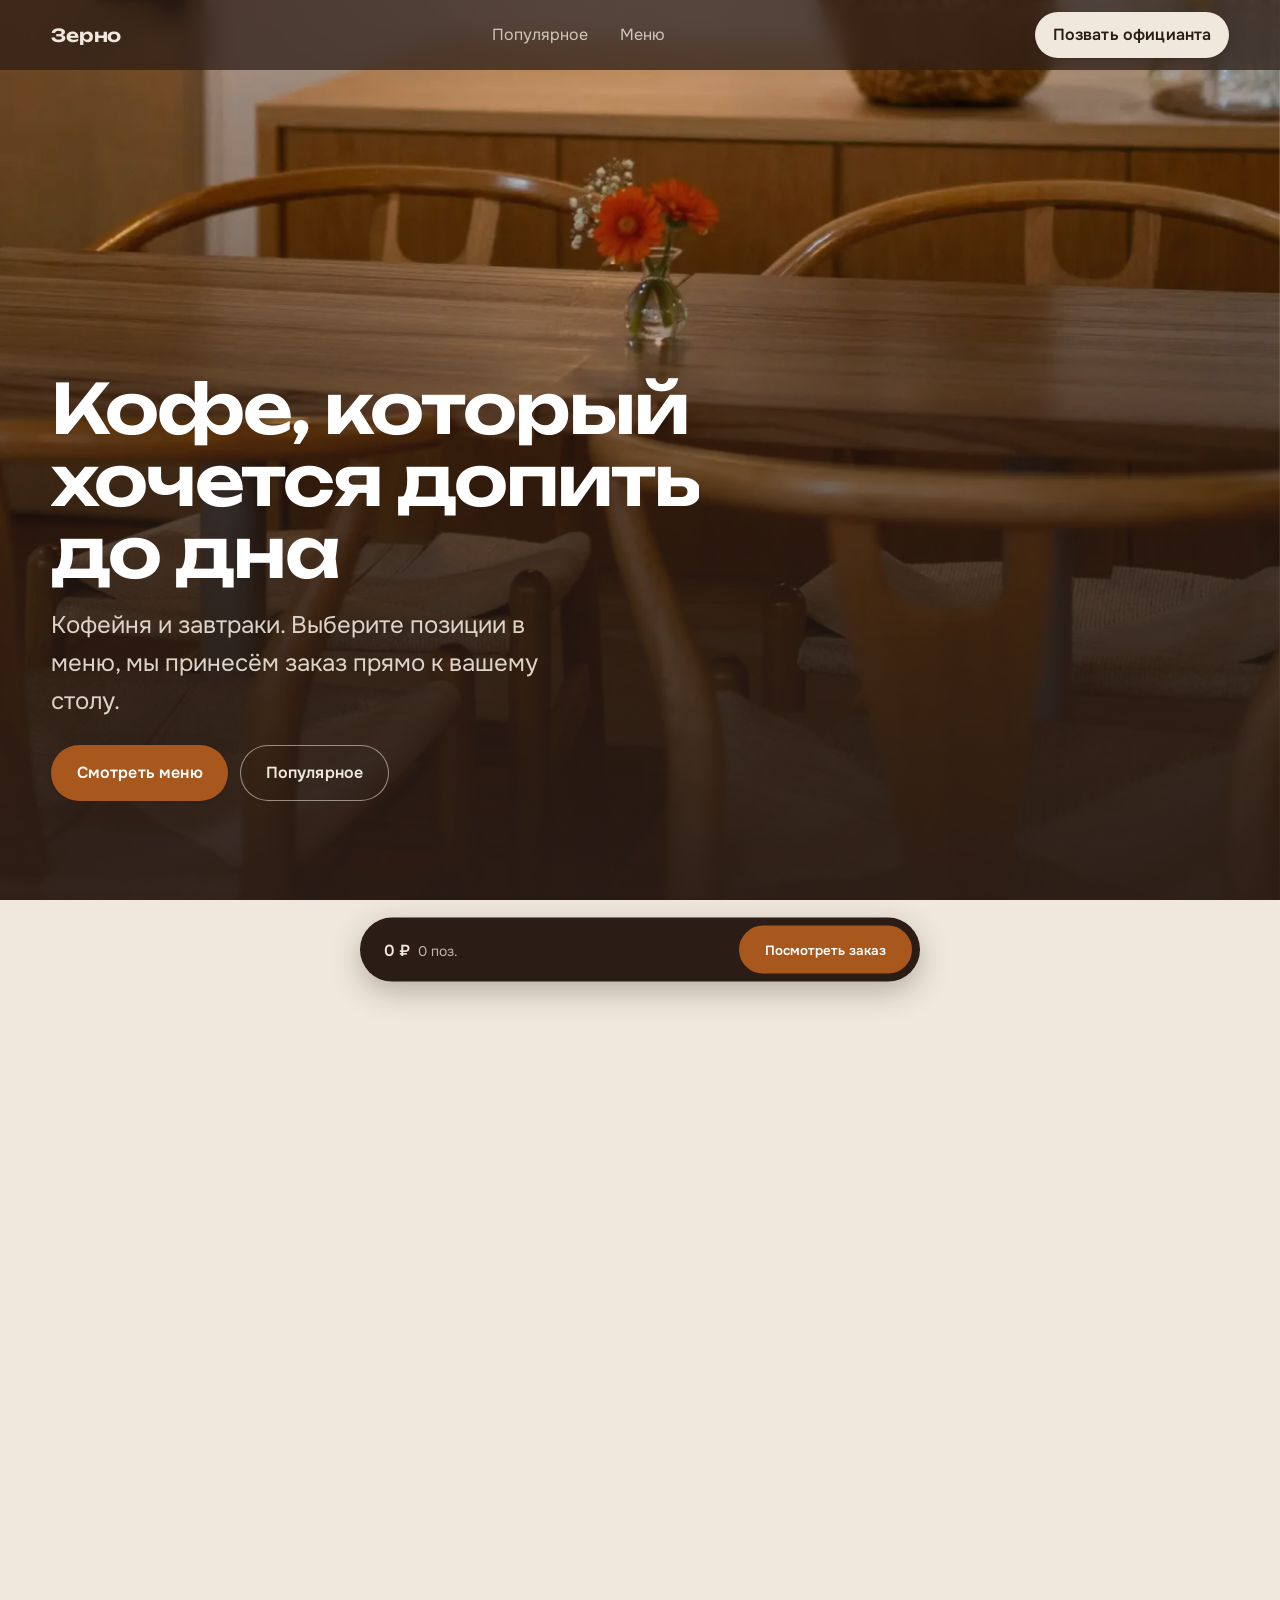
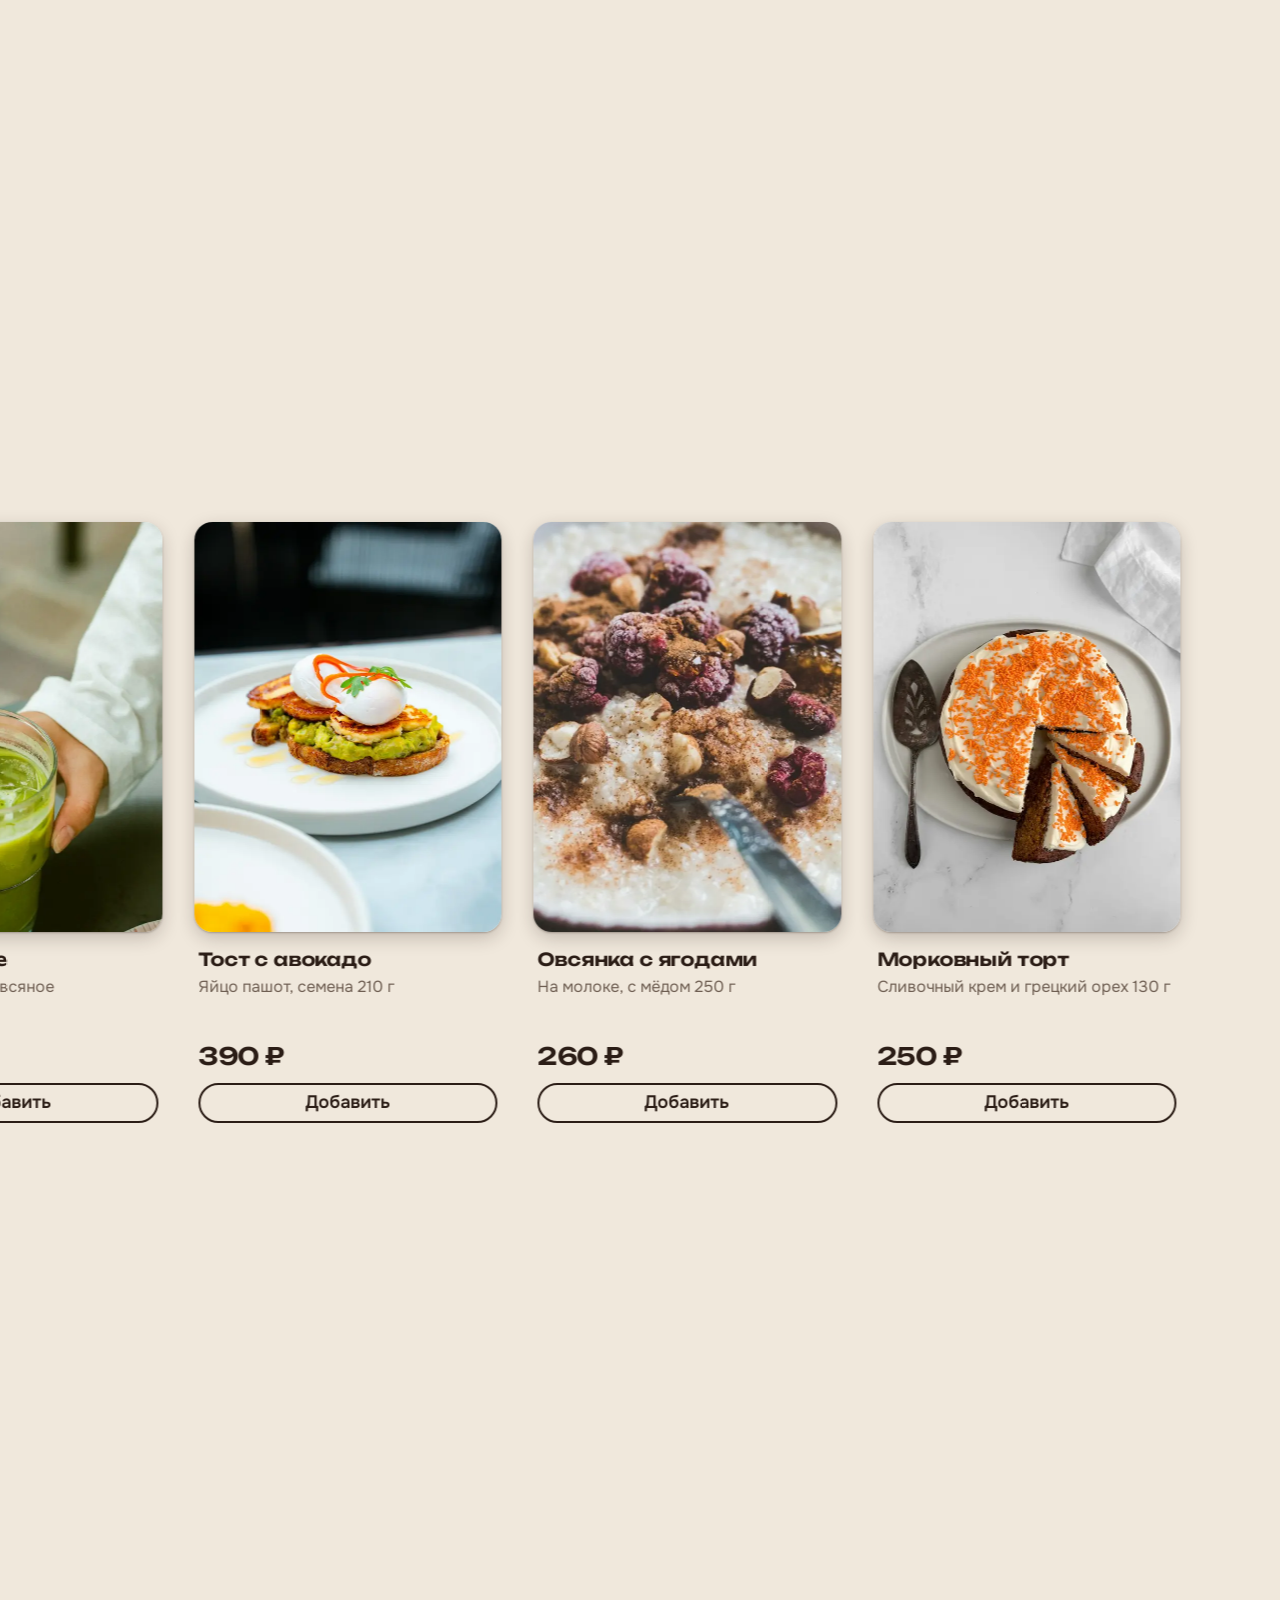
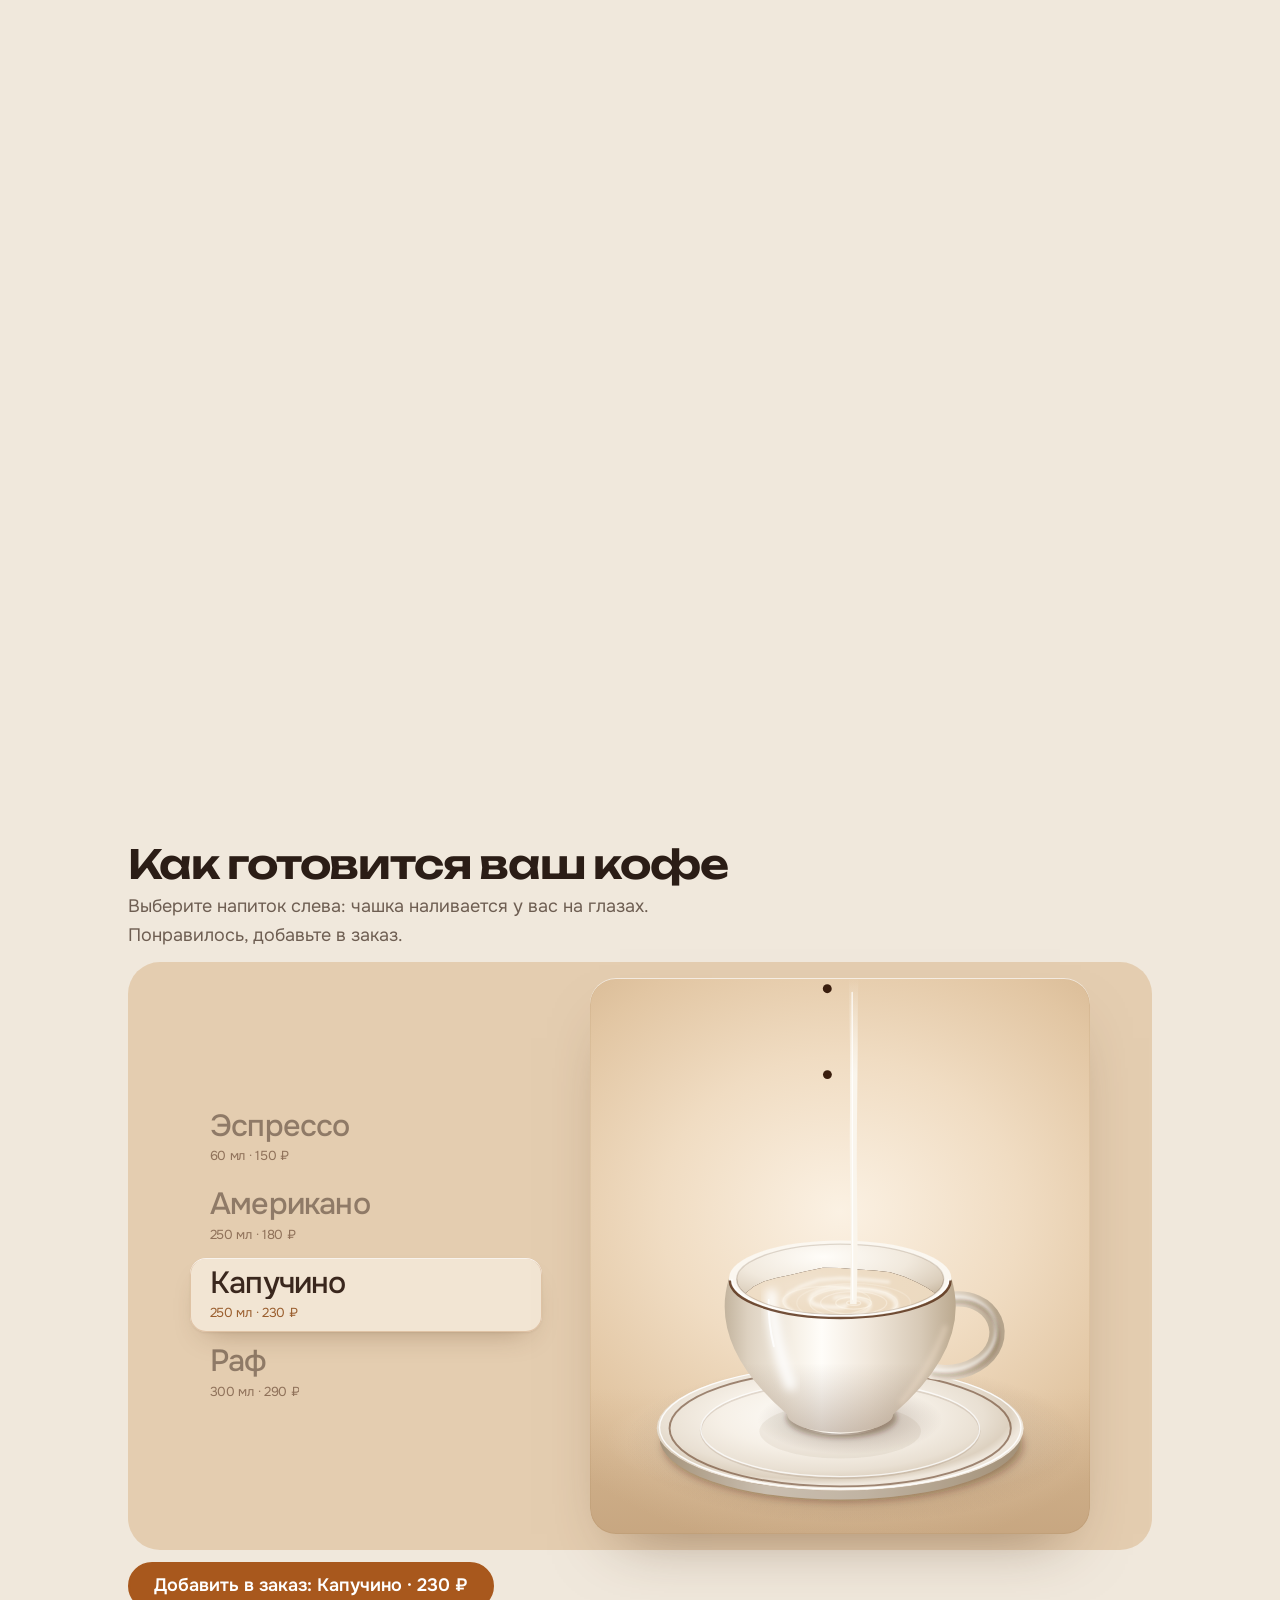
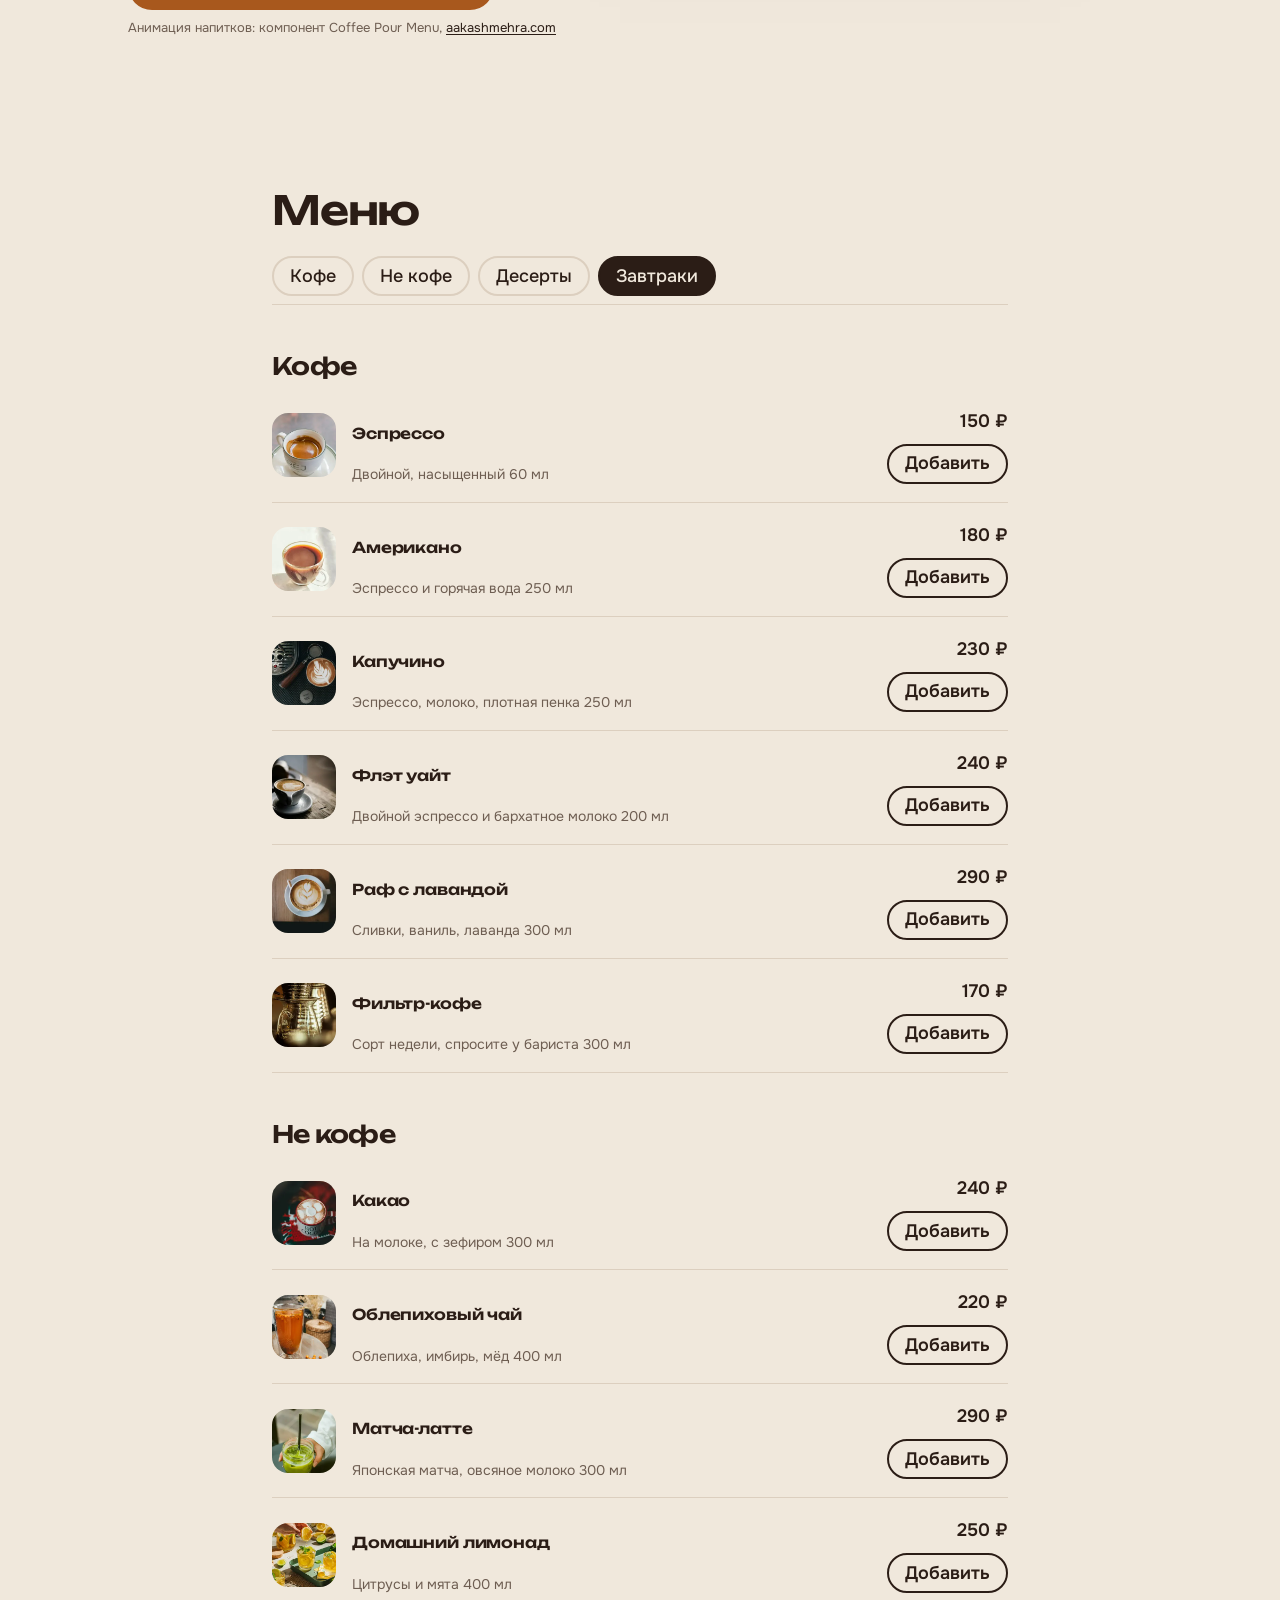
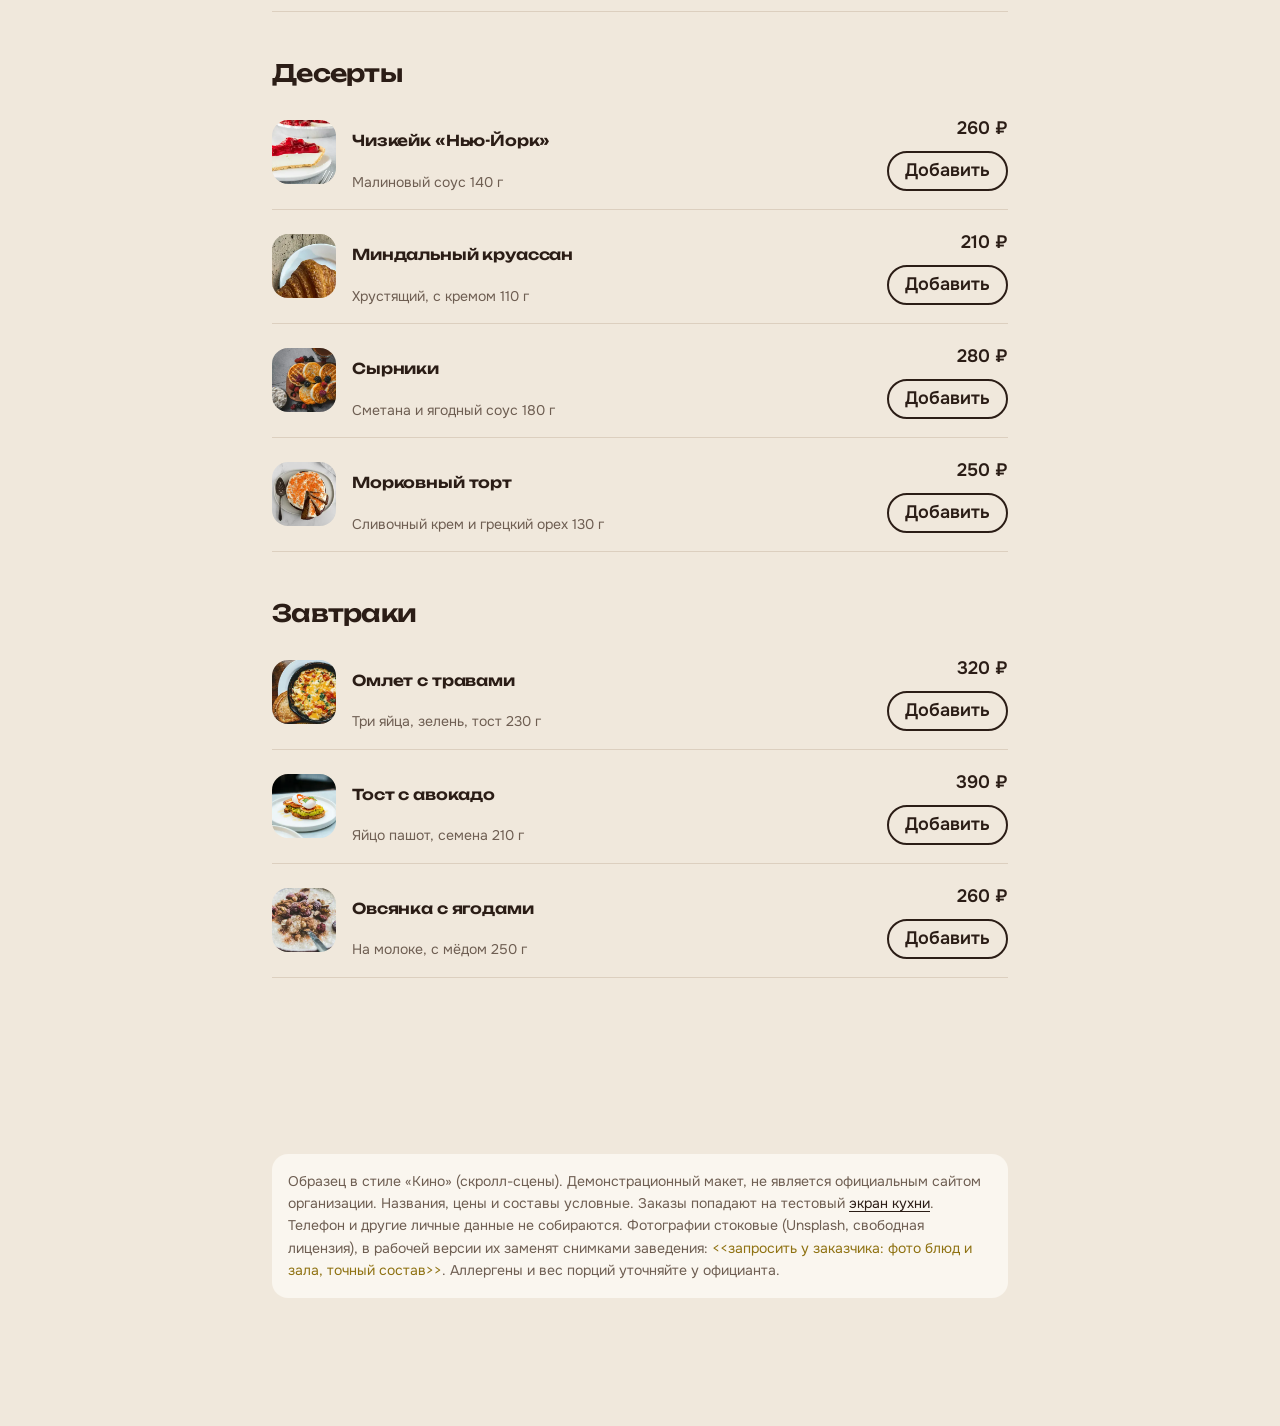
<file: index.html>
<!doctype html>
<html lang="ru">
<head>
<meta charset="utf-8">
<meta name="viewport" content="width=device-width, initial-scale=1, viewport-fit=cover">
<meta name="robots" content="noindex, nofollow">
<meta name="theme-color" content="#2B1D16">
<title>Кофейня «Зерно» - меню и заказ со стола</title>
<meta name="description" content="Образец в стиле «Кино»: скролл-сцены, лента популярных блюд и цифровое меню с заказом со стола.">
<link rel="preconnect" href="https://fonts.googleapis.com">
<link rel="preconnect" href="https://fonts.gstatic.com" crossorigin>
<link href="https://fonts.googleapis.com/css2?family=Onest:wght@400;500;600&family=Unbounded:wght@500;600&display=swap" rel="stylesheet">
<link rel="stylesheet" href="vibe.css">
<link rel="stylesheet" href="assets/coffee-pour.css">
<style>
/* Образец «Кино × Зерно». Стиль: скролл-сцены движка vibe (Галерея 45). Палитра взята из кофе: молочная пенка, эспрессо, карамель.
   Шрифты Unbounded + Onest (кириллица, свободная лицензия). Заказ уходит на наш API (база D1). */
:root {
  --color-paper: #F0E8DC;
  --color-surface: #FAF6EF;
  --color-ink: #2B1D16;
  --color-ink-rgb: 43 29 22;
  --color-muted: #6E5E52;
  --color-line: #DCCFBF;
  --color-accent: #A8581D;
  --color-accent-hover: #8E4916;
  --color-accent-ink: #FFFFFF;
  --color-focus: #1D4ED8;
  --color-ok: #2E5B45;
  --color-ok-bg: #E1ECDD;
  --color-err: #8A2412;
  --color-err-bg: #F6DDD6;
  --color-thumb: #E4D8C8;
  --color-warn: #8F7212;
  --font-display: "Unbounded", "Arial Black", system-ui, sans-serif;
  --font-body: "Onest", system-ui, -apple-system, "Segoe UI", sans-serif;
  --radius-s: 10px; --radius-m: 16px; --radius-l: 24px;
  /* отступы движка нужны и за пределами .v-page: нижняя панель и лист заказа */
  --v-1: 0.25rem; --v-2: 0.5rem; --v-3: 0.75rem; --v-4: 1rem; --v-5: 1.5rem; --v-6: 2rem; --v-7: 3rem;
}
*, *::before, *::after { box-sizing: border-box; }
html, body { margin: 0; background: var(--color-paper); overflow-x: clip; font-family: var(--font-body); color: var(--color-ink); }
button, select, textarea, input { font-family: inherit; }
html { -webkit-text-size-adjust: 100%; scroll-behavior: smooth; }
[hidden] { display: none !important; }
.v-page {
  --v-canvas: var(--color-paper); --v-surface: var(--color-surface);
  --v-ink: var(--color-ink); --v-ink-soft: var(--color-muted);
  --v-accent: var(--color-accent); --v-accent-ink: var(--color-accent-ink);
  --v-font-display: var(--font-display); --v-font-text: var(--font-body);
  --v-shadow-color: 43 29 22; --v-radius: 18px; --v-track-tight: -0.03em;
  --v-t-xs: clamp(0.8125rem, 0.79rem + 0.15vw, 0.85rem);
  --v-t-sm: clamp(0.9375rem, 0.9rem + 0.2vw, 1rem);
  padding-left: env(safe-area-inset-left); padding-right: env(safe-area-inset-right);
}
.v-page button, .v-page select, .v-page textarea { font-family: inherit; }
.v-page :focus-visible { outline: 3px solid var(--color-focus); outline-offset: 3px; }
.warn { color: var(--color-warn); }
.nd { font-family: var(--font-display); font-weight: 600; letter-spacing: -0.03em; overflow-wrap: anywhere; }

/* Шапка */
.bar { position: fixed; inset: 0 0 auto 0; z-index: 30; display: flex; align-items: center; justify-content: space-between; gap: var(--v-4);
  padding: var(--v-3) max(var(--v-gutter), env(safe-area-inset-left)); padding-top: calc(var(--v-3) + env(safe-area-inset-top));
  background: rgb(var(--color-ink-rgb) / .72); color: var(--color-paper); -webkit-backdrop-filter: blur(12px); backdrop-filter: blur(12px); }
.bar__mark { font: 600 var(--v-t-base) var(--font-display); text-decoration: none; color: var(--color-paper); letter-spacing: -0.01em; }
.index { display: flex; gap: var(--v-6); font-size: var(--v-t-sm); }
.index a { text-decoration: none; color: rgb(240 232 220 / .8); padding-block: .3em; white-space: nowrap; }
.index a:hover { color: #fff; }
.bar .v-btn { padding: .65em 1.1em; background: var(--color-paper); color: var(--color-ink); }
.v-page .bar a.v-btn, .v-page .bar button.v-btn { color: var(--color-ink); }
@media (max-width: 600px) { .index { display: none; } }

/* Сцена 1: зал на весь экран */
.plx { position: absolute; inset: -6% 0; will-change: transform; }
.plx img { width: 100%; height: 100%; object-fit: cover; display: block; max-width: none; }
.scrim { position: absolute; inset: 0; z-index: 2; pointer-events: none;
  background: linear-gradient(to top, rgb(var(--color-ink-rgb) / .92) 0%, rgb(var(--color-ink-rgb) / .62) 38%, rgb(var(--color-ink-rgb) / .12) 78%); }
.scene .v-copy { z-index: 3; color: var(--color-paper); max-width: min(46rem, 90vw); bottom: clamp(2.5rem, 11vh, 7rem); }
.v-page .hero-h { font-size: clamp(2rem, 1.1rem + 4vw, 4.6rem); line-height: 1.05; margin: 0 0 var(--v-4); color: #fff; }
.v-page .hero-p { font-size: var(--v-t-lg); max-width: 34ch; margin: 0 0 var(--v-5); color: rgb(240 232 220 / .9); }
.hero-cta { display: flex; gap: var(--v-3); flex-wrap: wrap; align-items: center; }
.v-page .scene a.v-btn--ghost { color: var(--color-paper); box-shadow: inset 0 0 0 1px rgb(240 232 220 / .55); }
.table-lab { margin: 0 0 var(--v-2); font-size: var(--v-t-base); color: rgb(240 232 220 / .85); }
.v-page .table-no { margin: 0 0 var(--v-3); font: 600 clamp(6rem, 24vw, 13rem)/.9 var(--font-display); letter-spacing: -0.05em; color: #fff; }
.table-pick select { min-height: 48px; padding: 0 var(--v-4); border-radius: var(--radius-s); border: 2px solid var(--color-paper); background: var(--color-ink); color: var(--color-paper); margin-bottom: var(--v-4); }
@media (max-width: 860px) { .scene .v-copy { left: var(--v-gutter); right: var(--v-gutter); } }

/* Сцена 2: лента популярного */
.gal { display: flex; flex-direction: column; justify-content: center; height: 100%; padding-top: 4.5rem; padding-bottom: 5.5rem; }
.gal__rail { padding-inline: var(--v-gutter); align-items: flex-start; gap: clamp(1rem, 2.5vw, 2.5rem); }
.gal__intro { flex: none; width: clamp(17rem, 28vw, 26rem); padding-top: clamp(.5rem, 4vh, 3rem); padding-right: var(--v-6); }
.v-page .gal__intro h2 { font-size: clamp(1.7rem, 1.1rem + 1.8vw, 2.5rem); line-height: 1.12; margin: 0 0 var(--v-4); }
.v-page .gal__intro p { color: var(--v-ink-soft); max-width: 30ch; margin: 0 0 var(--v-5); }
.work { flex: none; width: min(clamp(230px, 24vw, 330px), calc((100svh - 14rem) * .75)); }
.work__card { display: block; background: var(--color-surface); border-radius: var(--v-radius); overflow: hidden; box-shadow: var(--v-e1); }
.work__card img { width: 100%; height: auto; aspect-ratio: 3 / 4; object-fit: cover; display: block; background: var(--color-thumb); }
.gal__rail { align-items: stretch; }
.gal__intro { align-self: flex-start; }
.work { display: flex; flex-direction: column; }
.work__cap { padding: var(--v-4) var(--v-1) 0; display: flex; flex-direction: column; gap: var(--v-1); flex: 1; }
.work__buy { margin-top: auto !important; padding-top: var(--v-3); }
.v-page .work__cap h3 { font: 600 var(--v-t-base) var(--font-display); letter-spacing: -0.01em; }
.v-page .work__cap p { color: var(--v-ink-soft); font-size: var(--v-t-sm); }
.work__cap b { color: var(--v-ink); }
.work__buy { display: grid; gap: var(--v-3); margin-top: var(--v-3); }
.work__buy b { font: 600 var(--v-t-lg) var(--font-display); letter-spacing: -0.02em; }
.work__buy .ctl { display: block; }
.work__buy .add { width: 100%; }
.work__buy .stepper { width: 100%; justify-content: space-between; }
.work__buy .stepper button { width: 48px; height: 44px; }
@media (max-width: 860px) { .gal__intro { width: 62vw; padding-right: var(--v-3); padding-top: 0; } .work { width: min(66vw, 17rem); } }
.gal__top { display: none; }
@media (pointer: coarse) {
  /* телефон: заголовок над лентой, первое блюдо целиком, второе выглядывает справа */
  .gal__top { display: block; padding: var(--v-6) var(--v-gutter) var(--v-4); }
  .v-page .gal__top h2 { font-size: clamp(1.6rem, 1.2rem + 1.8vw, 2.2rem); line-height: 1.12; margin: 0 0 var(--v-2); }
  .v-page .gal__top p { color: var(--v-ink-soft); max-width: 34ch; margin: 0; }
  .gal { height: auto; padding-top: 0; padding-bottom: var(--v-5); display: block; }
  .gal__intro--rail { display: none; }
  .gal .work { width: min(66vw, 17rem); }
  .v-page [data-v-act="pan"] [data-v-stage] { scroll-padding-inline: var(--v-gutter); }
}

/* Блок «Как готовится ваш кофе»: Tailwind подключён без глобального сброса, нужные сбросы тут (нулевая специфичность) */
:where(.cpm-scope) *, :where(.cpm-scope) *::before, :where(.cpm-scope) *::after { box-sizing: border-box; }
:where(.cpm-scope) button { background: none; border: 0; padding: 0; margin: 0; font: inherit; color: inherit; cursor: pointer; text-align: left; }
:where(.cpm-scope) p { margin: 0; }
:where(.cpm-scope) svg { display: block; }
.pour-sec .v-wrap { width: min(100% - 2 * var(--v-gutter), 64rem); }
.v-page .pour-sec h2.nd { font-size: clamp(1.7rem, 1.1rem + 1.8vw, 2.5rem); line-height: 1.1; margin: 0 0 var(--v-3); }
.v-page .pour-lead { color: var(--v-ink-soft); max-width: 46ch; margin: 0 0 var(--v-5); }
.pour-buy { display: flex; align-items: center; gap: var(--v-4); flex-wrap: wrap; margin-top: var(--v-5); }
.pour-qty { color: var(--color-muted); font-weight: 500; }
.v-page .pour-credit { margin: var(--v-4) 0 0; color: var(--color-muted); font-size: .8125rem; }
.pour-credit a { color: var(--color-ink); }
@media (max-width: 380px) { .pour-buy .btn { width: 100%; white-space: normal; text-align: center; padding-block: var(--v-2); } }
/* Блок целиком помещается на один экран: высота сцены считается от высоты окна, поэтому при любом масштабе видно все напитки.
   Правила для компьютера (от 640 px): на телефоне остаётся обычная раскладка компонента. */
.pour-sec { min-height: 100svh; display: flex; align-items: center; padding-block: 4.75rem 1rem; }
.v-page .pour-sec h2.nd { margin-bottom: .4rem; }
.v-page .pour-lead { margin-bottom: var(--v-3); }
.pour-buy { margin-top: var(--v-3); }
.v-page .pour-credit { margin-top: var(--v-2); }
@media (min-width: 640px) {
  .cpm-scope > div { padding: 1rem 1.75rem; gap: 3rem; grid-template-columns: minmax(0, 22rem) auto; justify-content: center; }
  .cpm-scope [class*="aspect-"] { aspect-ratio: 9 / 10; width: auto; height: clamp(13rem, calc(100svh - 21.5rem), 36rem); }
  .cpm-scope [role="radio"] { padding: .5rem 1.25rem; }
  .cpm-scope [role="radio"] .flex-col > span:first-child { font-size: clamp(1.15rem, 3.4svh, 2rem); }
  .cpm-scope [role="radio"] .flex-col > span:last-child:not(:first-child) { font-size: clamp(.7rem, 1.8svh, .8125rem); }
}

/* Меню */
.menu-sec .v-wrap { width: min(100% - 2 * var(--v-gutter), 46rem); }
.v-page .menu-sec h2.nd { font-size: clamp(1.7rem, 1.1rem + 1.8vw, 2.5rem); line-height: 1.1; margin: 0 0 var(--v-4); }
.cats { position: sticky; top: 3.7rem; z-index: 5; margin: 0 calc(var(--v-gutter) * -1); padding: var(--v-2) var(--v-gutter); background: var(--color-paper); display: flex; gap: var(--v-2); overflow-x: auto; scrollbar-width: none; border-bottom: 1px solid var(--color-line); }
.cats::-webkit-scrollbar { display: none; }
@media (min-width: 960px) { .cats { margin: 0; padding-left: 0; padding-right: 0; } }
.chip { flex: none; min-height: 40px; padding: 0 var(--v-4); border-radius: 999px; border: 2px solid var(--color-line); background: transparent; font-weight: 500; white-space: nowrap; cursor: pointer; }
.chip[aria-current="true"] { background: var(--color-ink); border-color: var(--color-ink); color: var(--color-paper); }
.group { padding-top: var(--v-7); scroll-margin-top: 7rem; }
.v-page .group h3.nd { font-size: 1.5rem; line-height: 1.15; margin: 0 0 var(--v-2); }
.item { display: grid; grid-template-columns: 64px minmax(0, 1fr) auto; gap: var(--v-4); align-items: center; padding: var(--v-4) 0; border-bottom: 1px solid var(--color-line); }
.thumb { width: 64px; height: 64px; border-radius: var(--radius-m); object-fit: cover; background: var(--color-thumb); display: block; }
.item-body { min-width: 0; }
.v-page .item-name { font: 600 .9375rem/1.25 var(--font-display); letter-spacing: -0.01em; }
.v-page .item-desc { margin: 2px 0 0; color: var(--color-muted); font-size: .875rem; }
.meta { margin-left: 4px; white-space: nowrap; }
.item-buy { display: flex; flex-direction: column; align-items: flex-end; gap: var(--v-2); }
.price { font-weight: 600; white-space: nowrap; }
.add { min-height: 40px; padding: 0 var(--v-4); border-radius: 999px; border: 2px solid var(--color-ink); background: transparent; font-weight: 600; white-space: nowrap; cursor: pointer; }
.add:hover { background: var(--color-ink); color: var(--color-paper); }
.stepper { display: inline-flex; align-items: center; border-radius: 999px; background: var(--color-ink); color: var(--color-paper); }
.stepper button { width: 40px; height: 40px; border-radius: 50%; border: 0; background: transparent; color: inherit; font-size: 1.25rem; line-height: 1; cursor: pointer; }
.stepper button:hover { background: rgb(255 255 255 / .14); }
.stepper output { min-width: 24px; text-align: center; font-weight: 600; }
@media (max-width: 380px) {
  .item { grid-template-columns: 52px minmax(0, 1fr); gap: var(--v-2) var(--v-4); }
  .thumb { width: 52px; height: 52px; }
  .item-buy { grid-column: 1 / -1; flex-direction: row; justify-content: space-between; align-items: center; }
  .cartbar-in { padding-left: var(--v-4); gap: var(--v-2); }
  .cart-sum small { display: none; }
  .cartbar .btn { padding: 0 var(--v-4); }
}

.btn { display: inline-flex; align-items: center; justify-content: center; gap: var(--v-2); min-height: 48px; padding: 0 var(--v-5); border-radius: 999px; border: 2px solid var(--color-ink); background: transparent; font-weight: 600; white-space: nowrap; cursor: pointer; transition: transform .14s, background .14s; }
.btn:hover { background: var(--color-surface); }
.btn:active { transform: translateY(1px); }
.btn[disabled] { opacity: .45; cursor: not-allowed; }
.btn-primary { background: var(--color-accent); border-color: var(--color-accent); color: var(--color-accent-ink); }
.btn-primary:hover { background: var(--color-accent-hover); }

/* Нижняя панель корзины */
.cartbar { position: fixed; left: 0; right: 0; bottom: 0; z-index: 10; padding: var(--v-2) var(--v-4) calc(var(--v-2) + env(safe-area-inset-bottom)); padding-left: max(var(--v-4), env(safe-area-inset-left)); padding-right: max(var(--v-4), env(safe-area-inset-right)); pointer-events: none; }
.cartbar-in { max-width: 560px; margin: 0 auto; pointer-events: auto; display: flex; align-items: center; justify-content: space-between; gap: var(--v-4); padding: var(--v-2) var(--v-2) var(--v-2) var(--v-5); border-radius: 999px; background: var(--color-ink); color: var(--color-paper); box-shadow: 0 10px 30px rgb(43 29 22 / .28); transform: translateY(140%); transition: transform .26s cubic-bezier(.22, 1, .36, 1); }
.cartbar.on .cartbar-in { transform: none; }
.cart-sum { font-weight: 600; white-space: nowrap; }
.cart-sum small { font-weight: 400; opacity: .75; margin-left: var(--v-2); font-size: .875rem; }
.cartbar .btn-primary { min-height: 48px; }

/* Заказ (нижний лист) */
dialog { border: 0; padding: 0; color: var(--color-ink); background: var(--color-surface); width: min(100%, 560px); max-height: 92dvh; margin: auto auto 0; border-radius: var(--radius-l) var(--radius-l) 0 0; }
@media (min-width: 700px) { dialog { margin: auto; border-radius: var(--radius-l); } }
dialog::backdrop { background: rgb(43 29 22 / .5); }
.sheet { padding: var(--v-5) var(--v-4) calc(var(--v-5) + env(safe-area-inset-bottom)); display: grid; gap: var(--v-4); font-family: var(--font-body); }
.sheet-head { display: flex; justify-content: space-between; align-items: center; gap: var(--v-4); }
.sheet-head h2 { margin: 0; font: 600 1.25rem/1.2 var(--font-display); }
.x { width: 44px; height: 44px; border-radius: 50%; border: 2px solid var(--color-line); background: transparent; font-size: 1.25rem; cursor: pointer; }
.lines { list-style: none; margin: 0; padding: 0; }
.lines li { display: grid; grid-template-columns: minmax(0, 1fr) auto; gap: 4px var(--v-4); align-items: center; padding: var(--v-4) 0; border-bottom: 1px solid var(--color-line); }
.lines .stepper { justify-self: start; }
.ln { font-weight: 600; overflow-wrap: anywhere; }
.ln small { display: block; color: var(--color-muted); font-weight: 400; font-size: .875rem; }
.lsum { font-weight: 600; white-space: nowrap; text-align: right; }
.lines .rm { justify-self: end; min-height: 40px; padding: 0 var(--v-2); border: 0; background: transparent; color: var(--color-err); font-weight: 600; text-decoration: underline; text-underline-offset: 3px; white-space: nowrap; cursor: pointer; }
.empty { margin: 0; padding: var(--v-5) 0; color: var(--color-muted); }
.total { display: flex; justify-content: space-between; font: 600 1.125rem var(--font-display); }
label.field { display: grid; gap: 4px; font-size: .875rem; color: var(--color-muted); }
textarea { width: 100%; min-height: 72px; padding: var(--v-2) var(--v-4); border-radius: var(--radius-s); border: 2px solid var(--color-line); background: var(--color-paper); resize: vertical; font-size: 1rem; }
.sheet-actions { display: grid; gap: var(--v-2); }
.msg { margin: 0; padding: var(--v-2) var(--v-4); border-radius: var(--radius-s); font-size: .875rem; }
.msg.err { background: var(--color-err-bg); color: var(--color-err); }
.msg.ok { background: var(--color-ok-bg); color: var(--color-ok); }
.done h3 { margin: 0; font: 600 2.5rem/1 var(--font-display); }
.done p { margin: 4px 0 0; }

.foot { padding: var(--v-7) var(--v-gutter) 8rem; }
.foot .demo-note { margin: 0 auto; max-width: 46rem; padding: var(--v-4); border-radius: var(--radius-m); background: var(--color-surface); color: var(--color-muted); font-size: .875rem; }
.foot .demo-note a { color: var(--color-ink); }
</style>
</head>
<body>
<div class="v-page" id="page">
  <div data-v-progress></div>

  <header class="bar">
    <a class="bar__mark" href="#top">Зерно</a>
    <nav class="index" aria-label="Разделы"><a href="#popular">Популярное</a><a href="#menu">Меню</a></nav>
    <button class="v-btn" id="callTop" type="button">Позвать официанта</button>
  </header>

  <!-- Сцена 1: зал на весь экран, второй кадр с номером стола -->
  <section id="top" class="scene" data-v-act="pin" data-v-span="2.2">
    <div data-v-stage>
      <div class="v-fill"><div class="plx" data-v-parallax="-0.5"><img src="assets/scene-hall.webp" alt="Уютный зал кофейни с деревянными столами" width="1920" height="1080" fetchpriority="high"></div></div>
      <div class="scrim"></div>

      <div class="v-copy v-copy--lead" data-v-cue="0 0.5 0 0.2">
        <h1 class="hero-h nd" data-v-kinetic="words">Кофе, который хочется допить до дна</h1>
        <p class="hero-p">Кофейня и завтраки. Выберите позиции в меню, мы принесём заказ прямо к вашему столу.</p>
        <div class="hero-cta"><a class="v-btn" href="#menu">Смотреть меню</a><a class="v-btn v-btn--ghost" href="#popular">Популярное</a></div>
      </div>
      <div class="v-copy v-copy--lead" data-v-cue="0.56">
        <p class="table-lab">Ваш стол</p>
        <p class="table-no tableNo" aria-live="polite">-</p>
        <div class="table-pick" hidden><label class="sr" for="tableSel" style="position:absolute;left:-9999px">Номер стола</label><select id="tableSel"></select></div>
        <p class="hero-p">Заказ уйдёт на кухню, платите официанту. Часы работы: <span class="warn" style="color:#E9C95C">&lt;&lt;запросить у заказчика&gt;&gt;</span></p>
        <div class="hero-cta"><a class="v-btn" href="#menu">Открыть меню</a></div>
      </div>
    </div>
  </section>

  <!-- Сцена 2: лента популярного -->
  <section id="popular" data-v-act="pan" data-v-span="2.2" aria-label="Популярное">
    <div class="gal__top" id="ribbonTop"></div>
    <div data-v-stage>
      <div class="gal"><div class="gal__rail" data-v-pan="0.04" id="ribbon"></div></div>
    </div>
  </section>

  <!-- Как готовится кофе: анимированные напитки (React-компонент Coffee Pour Menu, собран в assets/coffee-pour.js) -->
  <section id="pour" class="v-section pour-sec">
    <div class="v-wrap">
      <h2 class="nd" data-v-in data-v-in-self>Как готовится ваш кофе</h2>
      <p class="pour-lead">Выберите напиток слева: чашка наливается у вас на глазах. Понравилось, добавьте в заказ.</p>
      <div class="cpm-scope" id="coffee-pour-root"></div>
      <div class="pour-buy">
        <button class="btn btn-primary" id="pourAdd" type="button" data-act="inc" data-id="cappuccino">Добавить в заказ</button>
        <span class="pour-qty" id="pourQty" aria-live="polite"></span>
      </div>
      <p class="pour-credit">Анимация напитков: компонент Coffee Pour Menu, <a href="https://aakashmehra.com/ref/coffeepourmenu" target="_blank" rel="noopener noreferrer">aakashmehra.com</a></p>
    </div>
  </section>

  <!-- Меню -->
  <section id="menu" class="v-section menu-sec">
    <div class="v-wrap">
      <h2 class="nd" data-v-in data-v-in-self>Меню</h2>
      <nav class="cats" id="cats" aria-label="Разделы меню"></nav>
      <div id="groups"></div>
    </div>
  </section>

  <footer class="foot">
    <p class="demo-note">Образец в стиле «Кино» (скролл-сцены). Демонстрационный макет, не является официальным сайтом организации. Названия, цены и составы условные. Заказы попадают на тестовый <a href="kitchen.html">экран кухни</a>. Телефон и другие личные данные не собираются. Фотографии стоковые (Unsplash, свободная лицензия), в рабочей версии их заменят снимками заведения: <span class="warn">&lt;&lt;запросить у заказчика: фото блюд и зала, точный состав&gt;&gt;</span>. Аллергены и вес порций уточняйте у официанта.</p>
  </footer>
</div>

<div class="cartbar" id="cartbar">
  <div class="cartbar-in">
    <span class="cart-sum" id="cartSum">0 ₽</span>
    <button class="btn btn-primary" id="openCart" type="button">Посмотреть заказ</button>
  </div>
</div>

<dialog id="sheet" aria-labelledby="sheetTitle"><div class="sheet" id="sheetBody"></div></dialog>

<script src="vibe.js"></script>
<script src="assets/coffee-pour.js" defer></script>
<script>
"use strict";
const API = "https://zerno-lepestok-api.tuzir2022.workers.dev";

/* ---------- Логгер ---------- */
const log = (() => {
  const L = { debug: 10, info: 20, warn: 30, error: 40 };
  const min = location.hash.includes("debug") ? "debug" : "warn";
  const emit = (level, msg, ctx) => { if (L[level] >= L[min]) console[level === "debug" ? "log" : level](JSON.stringify({ ts: new Date().toISOString(), level, scope: "zerno-kino", msg, ...ctx })); };
  return { debug: (m, c) => emit("debug", m, c), info: (m, c) => emit("info", m, c), warn: (m, c) => emit("warn", m, c), error: (m, e, c) => emit("error", m, { ...c, error: { name: e?.name, message: e?.message, stack: e?.stack } }) };
})();

/* ---------- Данные меню (условные) ---------- */
const CATS = [{ id: "coffee", name: "Кофе" }, { id: "drinks", name: "Не кофе" }, { id: "sweet", name: "Десерты" }, { id: "food", name: "Завтраки" }];
const MENU = [
  { id: "espresso", cat: "coffee", name: "Эспрессо", desc: "Двойной, насыщенный", meta: "60 мл", price: 150 },
  { id: "americano", cat: "coffee", name: "Американо", desc: "Эспрессо и горячая вода", meta: "250 мл", price: 180 },
  { id: "cappuccino", cat: "coffee", name: "Капучино", desc: "Эспрессо, молоко, плотная пенка", meta: "250 мл", price: 230 },
  { id: "flatwhite", cat: "coffee", name: "Флэт уайт", desc: "Двойной эспрессо и бархатное молоко", meta: "200 мл", price: 240 },
  { id: "raf", cat: "coffee", name: "Раф с лавандой", desc: "Сливки, ваниль, лаванда", meta: "300 мл", price: 290 },
  { id: "filter", cat: "coffee", name: "Фильтр-кофе", desc: "Сорт недели, спросите у бариста", meta: "300 мл", price: 170 },
  { id: "cocoa", cat: "drinks", name: "Какао", desc: "На молоке, с зефиром", meta: "300 мл", price: 240 },
  { id: "seabuckthorn", cat: "drinks", name: "Облепиховый чай", desc: "Облепиха, имбирь, мёд", meta: "400 мл", price: 220 },
  { id: "matcha", cat: "drinks", name: "Матча-латте", desc: "Японская матча, овсяное молоко", meta: "300 мл", price: 290 },
  { id: "lemonade", cat: "drinks", name: "Домашний лимонад", desc: "Цитрусы и мята", meta: "400 мл", price: 250 },
  { id: "cheesecake", cat: "sweet", name: "Чизкейк «Нью-Йорк»", desc: "Малиновый соус", meta: "140 г", price: 260 },
  { id: "croissant", cat: "sweet", name: "Миндальный круассан", desc: "Хрустящий, с кремом", meta: "110 г", price: 210 },
  { id: "syrniki", cat: "sweet", name: "Сырники", desc: "Сметана и ягодный соус", meta: "180 г", price: 280 },
  { id: "carrot", cat: "sweet", name: "Морковный торт", desc: "Сливочный крем и грецкий орех", meta: "130 г", price: 250 },
  { id: "omelet", cat: "food", name: "Омлет с травами", desc: "Три яйца, зелень, тост", meta: "230 г", price: 320 },
  { id: "avotoast", cat: "food", name: "Тост с авокадо", desc: "Яйцо пашот, семена", meta: "210 г", price: 390 },
  { id: "oatmeal", cat: "food", name: "Овсянка с ягодами", desc: "На молоке, с мёдом", meta: "250 г", price: 260 },
];
const POPULAR = ["syrniki", "cheesecake", "matcha", "avotoast", "oatmeal", "carrot"];

/* ---------- Состояние ---------- */
const state = { table: null, cart: {}, lastOrder: null, comment: "" };
const money = (n) => n.toLocaleString("ru-RU") + " ₽";
const $ = (s) => document.querySelector(s);
const esc = (s) => String(s).replace(/[&<>"]/g, (c) => ({ "&": "&amp;", "<": "&lt;", ">": "&gt;", '"': "&quot;" }[c]));
const byId = Object.fromEntries(MENU.map((m) => [m.id, m]));
function safeStore(op, key, val) { try { return op === "get" ? localStorage.getItem(key) : localStorage.setItem(key, val); } catch { return null; } }

/* ---------- Стол ---------- */
function initTable() {
  const fromUrl = Number(new URLSearchParams(location.search).get("table"));
  const fromStore = Number(safeStore("get", "zerno.table"));
  const t = [fromUrl, fromStore].find((n) => Number.isInteger(n) && n >= 1 && n <= 50) || null;
  const sel = $("#tableSel");
  sel.innerHTML = '<option value="">Выберите стол</option>' + Array.from({ length: 20 }, (_, i) => `<option value="${i + 1}">Стол ${i + 1}</option>`).join("");
  sel.addEventListener("change", () => setTable(Number(sel.value) || null));
  setTable(t);
}
function setTable(t) {
  state.table = t;
  if (t) safeStore("set", "zerno.table", String(t));
  document.querySelectorAll(".tableNo").forEach((e) => { e.textContent = t ?? "?"; });
  document.querySelector(".table-pick").hidden = Boolean(t && new URLSearchParams(location.search).get("table"));
  if (t) $("#tableSel").value = String(t);
}

/* ---------- Лента популярного ---------- */
function renderRibbon() {
  // на телефоне заголовок стоит над лентой и не уезжает при листании; на компьютере он первый в самой ленте
  $("#ribbonTop").innerHTML = `
    <h2 class="nd">Популярное сегодня</h2>
    <p>Что чаще заказывают к кофе. Листайте в сторону и добавляйте в заказ прямо отсюда.</p>`;
  $("#ribbon").innerHTML = `
    <div class="gal__intro gal__intro--rail">
      <h2 class="nd">Популярное сегодня</h2>
      <p>Что чаще всего заказывают к кофе. Добавьте в заказ прямо отсюда.</p>
      <a class="v-btn" href="#menu">Всё меню</a>
    </div>` + POPULAR.map((id) => { const m = byId[id]; return `
    <article class="work">
      <div class="work__card"><img src="assets/card-${m.id}.webp" alt="" width="600" height="800" decoding="async"></div>
      <div class="work__cap">
        <h3>${esc(m.name)}</h3>
        <p>${esc(m.desc)}<span class="meta">${esc(m.meta)}</span></p>
        <div class="work__buy"><b>${money(m.price)}</b><span class="ctl" data-ctl="${m.id}"></span></div>
      </div>
    </article>`; }).join("");
}

/* ---------- Меню ---------- */
function renderMenu() {
  $("#cats").innerHTML = CATS.map((c, i) => `<button class="chip" type="button" data-cat="${c.id}" aria-current="${i === 0}">${c.name}</button>`).join("");
  $("#groups").innerHTML = CATS.map((c) => `
    <section class="group" id="cat-${c.id}" data-cat="${c.id}" aria-labelledby="h-${c.id}">
      <h3 class="nd" id="h-${c.id}">${c.name}</h3>
      ${MENU.filter((m) => m.cat === c.id).map((m) => `
        <article class="item" data-id="${m.id}">
          <img class="thumb" src="assets/${m.id}.webp" alt="" width="64" height="64" decoding="async">
          <div class="item-body"><h4 class="item-name">${esc(m.name)}</h4><p class="item-desc">${esc(m.desc)}<span class="meta">${esc(m.meta)}</span></p></div>
          <div class="item-buy"><span class="price">${money(m.price)}</span><span class="ctl" data-ctl="${m.id}"></span></div>
        </article>`).join("")}
    </section>`).join("");
  MENU.forEach((m) => renderCtl(m.id));
}
function renderCtl(id) {
  const q = state.cart[id] || 0;
  const name = esc(byId[id].name);
  const html = q
    ? `<span class="stepper"><button type="button" data-act="dec" data-id="${id}" aria-label="Убрать ${name}">−</button><output aria-live="polite">${q}</output><button type="button" data-act="inc" data-id="${id}" aria-label="Добавить ещё ${name}">+</button></span>`
    : `<button class="add" type="button" data-act="inc" data-id="${id}" aria-label="Добавить ${name}">Добавить</button>`;
  document.querySelectorAll(`[data-ctl="${id}"]`).forEach((h) => { h.innerHTML = html; });
}
function change(id, d) {
  const q = Math.max(0, Math.min(20, (state.cart[id] || 0) + d));
  if (q) state.cart[id] = q; else delete state.cart[id];
  renderCtl(id);
  updateBar();
  if ($("#sheet").open && !state.lastOrder) {
    renderSheet();
    // после перерисовки возвращаем фокус на ту же кнопку, чтобы работала клавиатура
    const again = document.querySelector(`#sheet [data-act="${d > 0 ? "inc" : "dec"}"][data-id="${id}"]`) || document.querySelector("#sheet [data-act]") || document.querySelector("#sheet [data-close]");
    if (again) again.focus();
  }
}
function removeLine(id) {
  delete state.cart[id];
  renderCtl(id); updateBar(); renderSheet();
  const next = document.querySelector("#sheet [data-rm]") || document.querySelector("#sheet [data-close]");
  if (next) next.focus();
}
const lines = () => Object.entries(state.cart).map(([id, qty]) => ({ id, qty, ...byId[id] }));
const total = () => lines().reduce((s, l) => s + l.price * l.qty, 0);
const count = () => lines().reduce((s, l) => s + l.qty, 0);
function updateBar() {
  const n = count();
  $("#cartbar").classList.toggle("on", n > 0);
  $("#cartSum").innerHTML = `${money(total())}<small>${n} поз.</small>`;
  updatePourBtn();
}

/* Блок «Как готовится ваш кофе»: компонент сообщает, какой напиток выбран, кнопка добавляет его в заказ */
let pourId = "cappuccino";
function updatePourBtn() {
  const m = byId[pourId], b = $("#pourAdd");
  if (!m || !b) return;
  b.dataset.id = pourId;
  b.textContent = `Добавить в заказ: ${m.name} · ${money(m.price)}`;
  const q = state.cart[pourId] || 0;
  $("#pourQty").textContent = q ? `В заказе: ${q}` : "";
}
window.addEventListener("cpm:select", (e) => { pourId = e.detail; updatePourBtn(); });

/* ---------- Лист заказа ---------- */
function renderSheet() {
  const ls = lines();
  $("#sheetBody").innerHTML = `
    <div class="sheet-head"><h2 id="sheetTitle">Ваш заказ</h2><button class="x" type="button" data-close aria-label="Закрыть">×</button></div>
    ${state.table ? "" : '<p class="msg err">Выберите номер стола на первом экране, чтобы официант знал, куда нести.</p>'}
    ${ls.length ? `<ul class="lines">${ls.map((l) => `<li>
      <span class="ln">${esc(l.name)}<small>${money(l.price)} за штуку</small></span><span class="lsum">${money(l.price * l.qty)}</span>
      <span class="stepper"><button type="button" data-act="dec" data-id="${l.id}" aria-label="Уменьшить: ${esc(l.name)}">−</button><output aria-live="polite">${l.qty}</output><button type="button" data-act="inc" data-id="${l.id}" aria-label="Добавить ещё: ${esc(l.name)}">+</button></span>
      <button class="rm" type="button" data-rm="${l.id}" aria-label="Убрать из заказа: ${esc(l.name)}">Убрать</button>
    </li>`).join("")}</ul>
    <div class="total"><span>Итого</span><span>${money(total())}</span></div>` : '<p class="empty">В заказе пока ничего нет. Вернитесь в меню и добавьте позиции.</p>'}
    <label class="field">Пожелания к заказу<textarea id="comment" maxlength="200" placeholder="Например: без сахара">${esc(state.comment)}</textarea></label>
    <p class="msg err" id="err" hidden></p>
    <div class="sheet-actions">
      <button class="btn btn-primary" id="send" type="button" ${ls.length && state.table ? "" : "disabled"}>Отправить заказ</button>
      <button class="btn" id="callIn" type="button" ${state.table ? "" : "disabled"}>Позвать официанта</button>
    </div>`;
}
function renderDone(order) {
  $("#sheetBody").innerHTML = `
    <div class="sheet-head"><h2 id="sheetTitle">Заказ отправлен</h2><button class="x" type="button" data-close aria-label="Закрыть">×</button></div>
    <div class="done"><h3>№ ${order.number}</h3><p>Стол ${state.table}, ${money(order.total)}. Платить официанту.</p></div>
    <p class="msg ok" id="status">Ждём подтверждения официанта</p>
    <div class="sheet-actions"><button class="btn" id="callIn" type="button">Позвать официанта</button><button class="btn btn-primary" data-close type="button">Вернуться в меню</button></div>`;
}

async function api(path, body) {
  const res = await fetch(API + path, body ? { method: "POST", headers: { "Content-Type": "application/json" }, body: JSON.stringify(body) } : undefined);
  const data = await res.json().catch(() => ({}));
  if (!res.ok) { const e = new Error(data.message || data.error || "http " + res.status); e.code = data.error; throw e; }
  return data;
}
const ERR_TEXT = { bad_table: "Выберите номер стола.", bad_items: "Корзина пуста.", bad_item: "Одной из позиций уже нет в меню. Обновите страницу." };

async function sendOrder() {
  const btn = $("#send"), err = $("#err");
  btn.disabled = true; btn.textContent = "Отправляем..."; err.hidden = true;
  try {
    const order = await api("/coffee/order", { table: state.table, comment: $("#comment").value, items: lines().map((l) => ({ id: l.id, qty: l.qty })) });
    log.info("order_sent", { number: order.number, table: state.table });
    state.lastOrder = order; state.cart = {}; state.comment = "";
    MENU.forEach((m) => renderCtl(m.id)); updateBar();
    renderDone(order); pollStatus(order.id);
  } catch (e) {
    log.error("order_failed", e, { table: state.table, lines: lines().length });
    err.textContent = ERR_TEXT[e.code] || "Не удалось отправить заказ. Проверьте интернет и нажмите ещё раз. Корзина сохранена.";
    err.hidden = false; btn.disabled = false; btn.textContent = "Отправить заказ";
  }
}
let pollTimer = null;
function pollStatus(id) {
  clearTimeout(pollTimer);
  pollTimer = setTimeout(async () => {
    try {
      const { status } = await api("/coffee/status?id=" + encodeURIComponent(id));
      const el = $("#status");
      if (el && status === "accepted") { el.textContent = "Официант принял заказ, готовим"; return; }
    } catch (e) { log.warn("status_poll_failed", { message: e.message }); }
    if ($("#sheet").open) pollStatus(id);
  }, 5000);
}
async function callWaiter(btn) {
  if (!state.table) { openSheet(); return; }
  const old = btn.textContent; btn.disabled = true; btn.textContent = "Зовём...";
  try { await api("/coffee/call", { table: state.table }); btn.textContent = "Официант идёт"; }
  catch (e) { log.error("call_failed", e, { table: state.table }); btn.textContent = "Не вышло, ещё раз"; btn.disabled = false; return; }
  setTimeout(() => { btn.textContent = old; btn.disabled = false; }, 4000);
}
function openSheet() { state.lastOrder = null; renderSheet(); $("#sheet").showModal(); }

/* ---------- События ---------- */
document.addEventListener("click", (e) => {
  const t = e.target.closest("button"); if (!t) return;
  if (t.dataset.act) change(t.dataset.id, t.dataset.act === "inc" ? 1 : -1);
  else if (t.dataset.rm) removeLine(t.dataset.rm);
  else if (t.hasAttribute("data-close")) $("#sheet").close();
  else if (t.id === "openCart") openSheet();
  else if (t.id === "send") sendOrder();
  else if (t.id === "callIn" || t.id === "callTop") callWaiter(t);
  else if (t.dataset.cat) document.getElementById("cat-" + t.dataset.cat).scrollIntoView({ behavior: matchMedia("(prefers-reduced-motion: reduce)").matches ? "auto" : "smooth" });
});
$("#sheet").addEventListener("click", (e) => { if (e.target === e.currentTarget) e.currentTarget.close(); });
$("#sheet").addEventListener("input", (e) => { if (e.target.id === "comment") state.comment = e.target.value; });
$("#sheet").addEventListener("close", () => clearTimeout(pollTimer));

/* Подсветка текущего раздела меню */
function watchSections() {
  const chips = [...document.querySelectorAll(".chip")];
  const io = new IntersectionObserver((entries) => {
    entries.filter((x) => x.isIntersecting).forEach((x) => chips.forEach((c) => c.setAttribute("aria-current", String(c.dataset.cat === x.target.dataset.cat))));
  }, { rootMargin: "-20% 0px -70% 0px" });
  document.querySelectorAll(".group").forEach((g) => io.observe(g));
}

window.addEventListener("error", (e) => log.error("window_error", e.error || new Error(e.message), { file: e.filename, line: e.lineno }));
renderRibbon(); renderMenu(); initTable(); watchSections(); updateBar();
window.Vibe && Vibe.mount($("#page"));
</script>
</body>
</html>
</file>
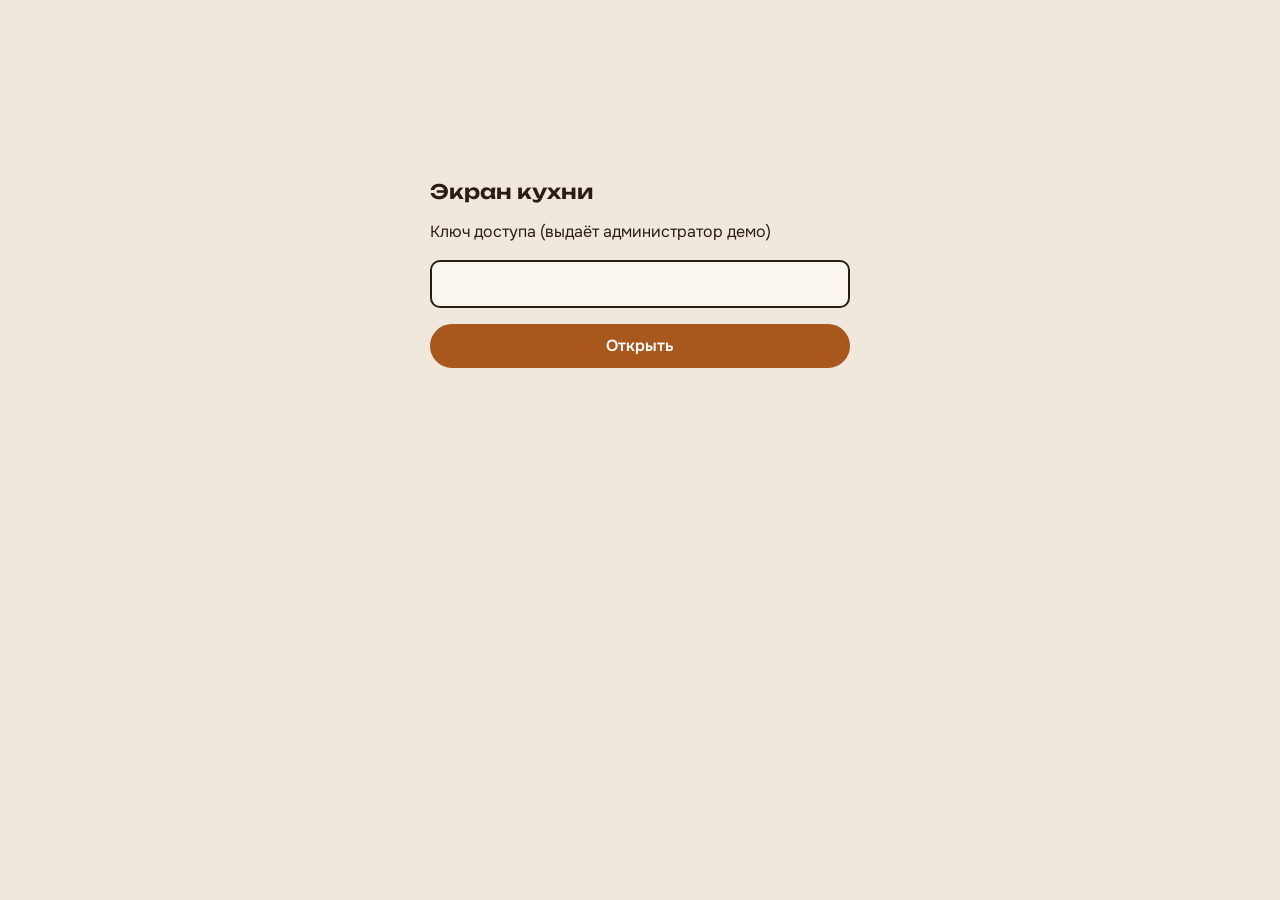
<file: kitchen.html>
<!doctype html>
<html lang="ru">
<head>
<meta charset="utf-8">
<meta name="viewport" content="width=device-width, initial-scale=1, viewport-fit=cover">
<meta name="robots" content="noindex, nofollow">
<title>Зерно - экран кухни</title>
<link rel="preconnect" href="https://fonts.googleapis.com">
<link rel="preconnect" href="https://fonts.gstatic.com" crossorigin>
<link href="https://fonts.googleapis.com/css2?family=Onest:wght@400;500;600&family=Unbounded:wght@500;600&display=swap" rel="stylesheet">
<style>
:root {
  --color-paper: #F0E8DC; --color-surface: #FAF6EF; --color-ink: #2B1D16; --color-muted: #6E5E52;
  --color-line: #DCCFBF; --color-accent: #A8581D; --color-ok: #2E5B45; --color-focus: #1D4ED8;
  --font-display: "Unbounded", "Arial Black", system-ui, sans-serif;
  --font-body: "Onest", system-ui, -apple-system, "Segoe UI", sans-serif;
  --space-sm: 8px; --space-md: 16px; --space-lg: 24px; --radius-m: 16px;
}
* { box-sizing: border-box; }
html, body { overflow-x: clip; }
body { margin: 0; background: var(--color-paper); color: var(--color-ink); font: 400 1rem/1.5 var(--font-body); padding: env(safe-area-inset-top) max(var(--space-md), env(safe-area-inset-right)) env(safe-area-inset-bottom) max(var(--space-md), env(safe-area-inset-left)); }
button, input { font: inherit; }
:focus-visible { outline: 3px solid var(--color-focus); outline-offset: 2px; }
header { max-width: 1100px; margin: 0 auto; padding: var(--space-lg) 0 var(--space-md); display: flex; align-items: center; justify-content: space-between; gap: var(--space-md); flex-wrap: wrap; }
h1 { margin: 0; font: 600 1.25rem/1.2 var(--font-display); }
.stamp { color: var(--color-muted); font-size: .875rem; }
.btn { min-height: 44px; padding: 0 var(--space-lg); border-radius: 999px; border: 2px solid var(--color-ink); background: transparent; font-weight: 600; white-space: nowrap; cursor: pointer; }
.btn-primary { background: var(--color-accent); border-color: var(--color-accent); color: #fff; }
.btn[disabled] { opacity: .5; }
main { max-width: 1100px; margin: 0 auto; display: grid; grid-template-columns: minmax(0, 1fr); gap: var(--space-lg); padding-bottom: var(--space-lg); }
@media (min-width: 860px) { main { grid-template-columns: minmax(0, 2fr) minmax(0, 1fr); } }
h2 { margin: 0 0 var(--space-md); font: 600 1.125rem/1.2 var(--font-display); }
.card { background: var(--color-surface); border-radius: var(--radius-m); padding: var(--space-md); border: 2px solid transparent; margin-bottom: var(--space-md); }
.card.new { border-color: var(--color-accent); }
.card.old { opacity: .6; }
.top { display: flex; justify-content: space-between; align-items: baseline; gap: var(--space-md); }
.num { font: 600 1.5rem/1 var(--font-display); }
.tbl { font-weight: 600; white-space: nowrap; }
ul { margin: var(--space-sm) 0; padding-left: 1.1em; }
.cm { margin: 0 0 var(--space-sm); color: var(--color-muted); }
.row { display: flex; justify-content: space-between; align-items: center; gap: var(--space-md); }
.empty { color: var(--color-muted); }
#gate { max-width: 420px; margin: 20vh auto; display: grid; gap: var(--space-md); }
#gate input { min-height: 48px; padding: 0 var(--space-md); border-radius: 10px; border: 2px solid var(--color-ink); background: var(--color-surface); }
.err { color: #8A2412; margin: 0; }
</style>
</head>
<body>
<form id="gate">
  <h1>Экран кухни</h1>
  <label for="key">Ключ доступа (выдаёт администратор демо)</label>
  <input id="key" type="password" autocomplete="off" required>
  <p class="err" id="gateErr" hidden></p>
  <button class="btn btn-primary" type="submit">Открыть</button>
</form>

<div id="app" hidden>
  <header><h1>Зерно: кухня и зал</h1><span class="stamp" id="stamp">обновляется каждые 5 секунд</span><button class="btn" id="out" type="button">Выйти</button></header>
  <main>
    <section aria-labelledby="oh"><h2 id="oh">Заказы</h2><div id="orders"></div></section>
    <section aria-labelledby="ch"><h2 id="ch">Зовут официанта</h2><div id="calls"></div></section>
  </main>
</div>

<script>
"use strict";
const API = "https://zerno-lepestok-api.tuzir2022.workers.dev";
const log = { warn: (m, c) => console.warn(JSON.stringify({ ts: new Date().toISOString(), level: "warn", scope: "zerno-kitchen", msg: m, ...c })), error: (m, e, c) => console.error(JSON.stringify({ ts: new Date().toISOString(), level: "error", scope: "zerno-kitchen", msg: m, ...c, error: { name: e?.name, message: e?.message, stack: e?.stack } })) };
const $ = (s) => document.querySelector(s);
const esc = (s) => String(s ?? "").replace(/[&<>"]/g, (c) => ({ "&": "&amp;", "<": "&lt;", ">": "&gt;", '"': "&quot;" }[c]));
const NAMES = { espresso: "Эспрессо", americano: "Американо", cappuccino: "Капучино", flatwhite: "Флэт уайт", raf: "Раф с лавандой", filter: "Фильтр-кофе", cocoa: "Какао", seabuckthorn: "Облепиховый чай", matcha: "Матча-латте", lemonade: "Домашний лимонад", cheesecake: "Чизкейк «Нью-Йорк»", croissant: "Миндальный круассан", syrniki: "Сырники", carrot: "Морковный торт", omelet: "Омлет с травами", avotoast: "Тост с авокадо", oatmeal: "Овсянка с ягодами" };
let key = "", timer = null;
try { key = sessionStorage.getItem("zerno.key") || ""; } catch {}

async function call(path, body) {
  const res = await fetch(API + path, { method: body ? "POST" : "GET", headers: { "X-Admin-Key": key, ...(body ? { "Content-Type": "application/json" } : {}) }, body: body ? JSON.stringify(body) : undefined });
  const data = await res.json().catch(() => ({}));
  if (!res.ok) { const e = new Error(data.error || "http " + res.status); e.status = res.status; throw e; }
  return data;
}
const time = (iso) => new Date(iso).toLocaleTimeString("ru-RU", { hour: "2-digit", minute: "2-digit" });

function draw(d) {
  $("#orders").innerHTML = d.orders.length ? d.orders.map((o) => `
    <article class="card ${o.status === "new" ? "new" : "old"}">
      <div class="top"><span class="num">№ ${o.number}</span><span class="tbl">Стол ${o.table_no} · ${time(o.created_at)}</span></div>
      <ul>${o.items.map((i) => `<li>${esc(NAMES[i.id] || i.id)} × ${i.qty}</li>`).join("")}</ul>
      ${o.comment ? `<p class="cm">Пожелание: ${esc(o.comment)}</p>` : ""}
      <div class="row"><strong>${o.total.toLocaleString("ru-RU")} ₽</strong>${o.status === "new" ? `<button class="btn btn-primary" data-kind="order" data-id="${o.id}" type="button">Принять</button>` : "<span>принят</span>"}</div>
    </article>`).join("") : '<p class="empty">Заказов пока нет. Оформите заказ на странице меню, и он появится здесь.</p>';
  $("#calls").innerHTML = d.calls.length ? d.calls.map((c) => `
    <article class="card ${c.status === "new" ? "new" : "old"}">
      <div class="row"><span class="tbl">Стол ${c.table_no} · ${time(c.created_at)}</span>${c.status === "new" ? `<button class="btn btn-primary" data-kind="call" data-id="${c.id}" type="button">Иду</button>` : "<span>обслужен</span>"}</div>
    </article>`).join("") : '<p class="empty">Никто не зовёт.</p>';
}

async function refresh() {
  try {
    draw(await call("/admin/coffee"));
    $("#stamp").textContent = "обновлено в " + time(new Date().toISOString());
  } catch (e) {
    if (e.status === 401) { logout(); $("#gateErr").textContent = "Ключ не подошёл. Проверьте его и попробуйте ещё раз."; $("#gateErr").hidden = false; return; }
    log.error("refresh_failed", e, {});
    $("#stamp").textContent = "нет связи, пробуем снова";
  }
  timer = setTimeout(refresh, 5000);
}
function start() { $("#gate").hidden = true; $("#app").hidden = false; clearTimeout(timer); refresh(); }
function logout() { clearTimeout(timer); key = ""; try { sessionStorage.removeItem("zerno.key"); } catch {} $("#app").hidden = true; $("#gate").hidden = false; }

$("#gate").addEventListener("submit", (e) => { e.preventDefault(); key = $("#key").value.trim(); try { sessionStorage.setItem("zerno.key", key); } catch {} $("#gateErr").hidden = true; start(); });
$("#out").addEventListener("click", logout);
document.addEventListener("click", async (e) => {
  const b = e.target.closest("button[data-kind]"); if (!b) return;
  b.disabled = true;
  try { await call("/admin/coffee/done", { kind: b.dataset.kind, id: b.dataset.id }); clearTimeout(timer); refresh(); }
  catch (err) { log.error("mark_failed", err, { kind: b.dataset.kind }); b.disabled = false; }
});
if (key) start();
</script>
</body>
</html>
</file>
<file: vibe.css>
/* ============================================================================
   vibe.css – пол вкуса для «Вайб-сайта»
   ----------------------------------------------------------------------------
   Два слоя:
     ТОКЕНЫ  – то, что меняем под бренд: 6 цветов, 2 шрифта. Остальное выводится.
     МЕХАНИКА – то, что двигает движок ([data-v-*]). Не перекрашивать.
   Всё завёрнуто в .v-page, чтобы не конфликтовать со стилями Тильды.
   ========================================================================== */

.v-page {
  /* --- цвета: 6 ролей, один акцент ------------------------------------- */
  --v-canvas:     #0b0c0e;   /* фон страницы (drift меняет его)            */
  --v-surface:    #15171b;   /* всё, что приподнято над фоном              */
  --v-ink:        #f2efe9;   /* основной текст                             */
  --v-ink-soft:   #a09b93;   /* вторичный текст, тонированный, не серый    */
  --v-accent:     #f2a93b;   /* ОДИН акцент                                */
  --v-accent-ink: #14110b;   /* текст на акценте                           */

  --v-hair: color-mix(in oklab, var(--v-ink) 14%, transparent);
  --v-hair-strong: color-mix(in oklab, var(--v-ink) 26%, transparent);

  /* --- шрифты: максимум две гарнитуры ----------------------------------- */
  --v-font-display: "Unbounded", "Arial Black", system-ui, sans-serif;
  --v-font-text: "Manrope", "Segoe UI", system-ui, sans-serif;

  /* --- размерная шкала (плавная) ---------------------------------------- */
  --v-t-xs:   clamp(0.75rem, 0.72rem + 0.15vw, 0.82rem);
  --v-t-sm:   clamp(0.875rem, 0.84rem + 0.18vw, 0.95rem);
  --v-t-base: clamp(1rem, 0.96rem + 0.22vw, 1.125rem);
  --v-t-lg:   clamp(1.2rem, 1.1rem + 0.5vw, 1.5rem);
  --v-t-xl:   clamp(1.6rem, 1.35rem + 1.2vw, 2.25rem);
  --v-t-2xl:  clamp(2rem, 1.5rem + 2.4vw, 3.4rem);
  --v-t-3xl:  clamp(2.6rem, 1.7rem + 4.2vw, 5rem);
  --v-t-4xl:  clamp(3rem, 1.6rem + 6.4vw, 7rem);

  --v-track-tight: -0.03em;
  --v-track-normal: -0.005em;
  --v-track-wide: 0.08em;

  /* --- отступы (база 4px) ----------------------------------------------- */
  --v-1: 0.25rem; --v-2: 0.5rem; --v-3: 0.75rem; --v-4: 1rem; --v-5: 1.5rem;
  --v-6: 2rem; --v-7: 3rem; --v-8: 4rem; --v-9: 6rem; --v-10: 8rem;
  --v-gutter: clamp(1.25rem, 4vw, 4rem);
  --v-section: clamp(4rem, 10vw, 9rem);
  --v-measure: 60ch;

  /* --- глубина и движение ----------------------------------------------- */
  --v-radius: 14px;
  --v-shadow-color: 0 0 0;
  --v-e1: 0 1px 2px rgb(var(--v-shadow-color) / .28), 0 6px 18px rgb(var(--v-shadow-color) / .22);
  --v-e2: 0 2px 6px rgb(var(--v-shadow-color) / .3), 0 18px 48px rgb(var(--v-shadow-color) / .32);
  --v-edge: inset 0 1px 0 color-mix(in oklab, var(--v-ink) 12%, transparent);
  --v-ease-out: cubic-bezier(0.23, 1, 0.32, 1);

  background: var(--v-canvas);
  color: var(--v-ink);
  font-family: var(--v-font-text);
  font-size: var(--v-t-base);
  line-height: 1.6;
  -webkit-font-smoothing: antialiased;
  text-rendering: optimizeLegibility;
  transition: background-color .7s var(--v-ease-out);
  overflow-x: clip;
  position: relative;
}

/* ------------------------------------------------------------ база ------ */
body:has(> .v-page) { margin: 0; }
.v-page *, .v-page *::before, .v-page *::after { box-sizing: border-box; }
.v-page h1, .v-page h2, .v-page h3, .v-page p, .v-page ul, .v-page figure { margin: 0; }
.v-page ul { padding: 0; list-style: none; }
.v-page img, .v-page video { display: block; max-width: 100%; height: auto; }
.v-page a { color: inherit; text-decoration-thickness: 1px; text-underline-offset: .18em; }
.v-page ::selection { background: var(--v-accent); color: var(--v-accent-ink); }
.v-page :focus-visible { outline: 2px solid var(--v-accent); outline-offset: 3px; border-radius: 3px; }
/* наша правка: нулевая специфичность, чтобы стили кнопок образца (рамки, фон) не перебивались */
:where(.v-page) button { font: inherit; color: inherit; background: none; border: 0; cursor: pointer; }

/* ------------------------------------------------------------ типографика */
.v-display {
  font-family: var(--v-font-display);
  font-weight: var(--v-display-weight, 700);
  line-height: 1.02;
  letter-spacing: var(--v-track-tight);
  text-wrap: balance;
}
.v-display--xl { font-size: var(--v-t-4xl); line-height: .96; }
.v-display--lg { font-size: var(--v-t-3xl); }
.v-display--md { font-size: var(--v-t-2xl); line-height: 1.06; }
.v-display--sm { font-size: var(--v-t-xl); line-height: 1.1; }
.v-lede { font-size: var(--v-t-lg); line-height: 1.4; max-width: 34ch; text-wrap: pretty; }
.v-body { max-width: var(--v-measure); text-wrap: pretty; }
.v-soft { color: var(--v-ink-soft); }
.v-label {
  font-size: var(--v-t-xs); letter-spacing: var(--v-track-wide);
  text-transform: uppercase; color: var(--v-ink-soft);
}
.v-nums { font-variant-numeric: tabular-nums; }
@media (max-width: 700px) {
  .v-display--xl { font-size: var(--v-t-2xl); line-height: 1.02; }
  .v-display--lg { font-size: var(--v-t-xl); }
}

/* ------------------------------------------------------------ сетка ----- */
.v-wrap { width: min(100% - 2 * var(--v-gutter), 76rem); margin-inline: auto; }
.v-section { padding-block: var(--v-section); position: relative; }
.v-section--tight { padding-block: calc(var(--v-section) * .5); }
.v-stack { display: flex; flex-direction: column; gap: var(--v-5); }
.v-stack > * + .v-display { margin-top: var(--v-4); }

/* ------------------------------------------------------------ кнопки ---- */
.v-btn {
  display: inline-flex; align-items: center; gap: .6em;
  padding: .95em 1.6em; border-radius: 999px;
  font-weight: 600; font-size: var(--v-t-sm); letter-spacing: .01em;
  text-decoration: none; white-space: nowrap;
  background: var(--v-accent); color: var(--v-accent-ink);
  box-shadow: var(--v-e1);
  transition: transform .16s var(--v-ease-out), box-shadow .16s var(--v-ease-out), background-color .16s;
  will-change: transform;
}
.v-page a.v-btn { color: var(--v-accent-ink); } /* иначе .v-page a { color: inherit } перебивает цвет текста кнопки */
.v-page a.v-btn--ghost { color: var(--v-ink); }
.v-btn:hover { box-shadow: var(--v-e2); }
.v-btn:active { transform: scale(.97); }
.v-btn--ghost {
  background: transparent; color: var(--v-ink);
  box-shadow: inset 0 0 0 1px var(--v-hair-strong);
}
.v-btn--ghost:hover { box-shadow: inset 0 0 0 1px var(--v-ink); }

/* ============================================================ МЕХАНИКА == */

/* Акты: закреплённая сцена держится на экране всё время своего пролёта */
[data-v-act="pin"], [data-v-act="pan"] { position: relative; height: calc(var(--v-span, 2) * 100svh); }
[data-v-stage] {
  position: sticky; top: 0; height: 100svh; overflow: hidden;
  display: block;
}
[data-v-act="flow"] { position: relative; }

/* Слои и картинки на сцене */
.v-fill { position: absolute; inset: 0; }
.v-fill > img { width: 100%; height: 100%; object-fit: cover; }
.v-layer { position: absolute; inset: 0; pointer-events: none; will-change: transform; }
.v-layer > img { position: absolute; max-width: none; }

/* Текст на сцене: три привязки */
.v-copy { position: absolute; z-index: 3; max-width: min(46rem, 90vw); }
.v-copy--lead { left: var(--v-gutter); bottom: clamp(3rem, 12vh, 9rem); }
.v-copy--trail { right: var(--v-gutter); bottom: clamp(3rem, 12vh, 9rem); text-align: right; }
.v-copy--center { left: 50%; top: 50%; transform: translate(-50%, -50%); text-align: center; }
.v-copy--top { left: var(--v-gutter); top: clamp(5rem, 14vh, 9rem); }

/* Затемнение только там, где сидит текст: сосед текста, не его потомок */
.v-scrim { position: absolute; inset: 0; z-index: 2; pointer-events: none; }
.v-scrim--lead {
  background: radial-gradient(120% 90% at 0% 100%, rgb(0 0 0 / .78) 0%, rgb(0 0 0 / .45) 38%, transparent 70%);
}
.v-scrim--trail {
  background: radial-gradient(120% 90% at 100% 100%, rgb(0 0 0 / .78) 0%, rgb(0 0 0 / .45) 38%, transparent 70%);
}
.v-scrim--band {
  background: linear-gradient(to top, rgb(0 0 0 / .82) 0%, rgb(0 0 0 / .5) 32%, transparent 62%);
}
.v-scrim--light { --s: 255 255 255; }
.v-scrim--light.v-scrim--band {
  background: linear-gradient(to top, rgb(var(--s) / .9) 0%, rgb(var(--s) / .55) 34%, transparent 62%);
}
@media (max-width: 860px) {
  .v-copy--lead, .v-copy--trail { left: var(--v-gutter); right: var(--v-gutter); text-align: left; max-width: none; }
  .v-scrim--lead, .v-scrim--trail {
    background: linear-gradient(to top, rgb(0 0 0 / .82) 0%, rgb(0 0 0 / .5) 32%, transparent 62%);
  }
}

/* Реплики: движок пишет opacity и transform */
[data-v-cue] { will-change: opacity, transform; }
[data-v-cue]:not(.v-cue-on) { pointer-events: none; }

/* Кинетика: слова выезжают из-под маски; маска с запасом под хвосты букв */
.v-k { display: inline-block; overflow: hidden; vertical-align: bottom; padding-bottom: .14em; margin-bottom: -.14em; }
.v-ki { display: inline-block; will-change: transform, opacity; }

/* Шторка */
[data-v-reveal] { will-change: clip-path; }

/* Появление обычных секций: один раз, при входе */
[data-v-in] > * { opacity: 0; transform: translateY(14px); transition: opacity .62s var(--v-ease-out), transform .62s var(--v-ease-out); transition-delay: calc(var(--v-i, 0) * var(--v-stagger, 70ms)); }
[data-v-in].v-on > * { opacity: 1; transform: none; }
[data-v-in][data-v-in-self] { opacity: 0; transform: translateY(14px); transition: opacity .62s var(--v-ease-out), transform .62s var(--v-ease-out); }
[data-v-in][data-v-in-self] > * { opacity: 1; transform: none; transition: none; }
[data-v-in][data-v-in-self].v-on { opacity: 1; transform: none; }

/* Лента */
[data-v-pan] { display: flex; gap: var(--v-6); width: max-content; will-change: transform; }

/* Наклон и магнит */
[data-v-tilt] { transform-style: preserve-3d; will-change: transform; }
[data-v-magnet] { will-change: transform; }

/* Полоса прогресса */
[data-v-progress] { position: fixed; left: 0; top: 0; height: 2px; width: 100%; background: var(--v-accent); transform-origin: left; transform: scaleX(0); z-index: 50; pointer-events: none; }

/* Зерно: плоский тёмный фон полосит на реальных экранах */
.v-grain { position: fixed; inset: 0; pointer-events: none; z-index: 40; opacity: .045; mix-blend-mode: overlay;
  background-image: url("data:image/svg+xml,%3Csvg xmlns='http://www.w3.org/2000/svg' width='160' height='160'%3E%3Cfilter id='n'%3E%3CfeTurbulence type='fractalNoise' baseFrequency='.9' numOctaves='2' stitchTiles='stitch'/%3E%3C/filter%3E%3Crect width='100%25' height='100%25' filter='url(%23n)'/%3E%3C/svg%3E"); }

/* Тач: лента листается пальцем, сцена не закрепляется */
@media (pointer: coarse) {
  .v-page [data-v-act="pan"] { height: auto; }
  .v-page [data-v-act="pan"] [data-v-stage] { position: static; height: auto; overflow-x: auto; overflow-y: hidden; -webkit-overflow-scrolling: touch; scroll-snap-type: x proximity; scrollbar-width: none; }
  .v-page [data-v-act="pan"] [data-v-stage]::-webkit-scrollbar { display: none; }
  .v-page [data-v-pan] { transform: none !important; }
  .v-page [data-v-pan] > * { scroll-snap-align: start; }
}

/* Без анимаций: меньше и мягче, но не ноль */
@media (prefers-reduced-motion: reduce) {
  .v-page [data-v-cue], .v-page .v-ki { opacity: 1 !important; transform: none !important; }
  .v-page [data-v-reveal] { clip-path: none !important; }
  .v-page .v-layer { transform: none !important; }
  .v-page [data-v-in] > * { opacity: 1; transform: none; transition: none; }
  .v-page [data-v-act="pan"] [data-v-stage] { overflow-x: auto; }
  .v-page [data-v-pan] { transform: none !important; }
}
</file>
<file: assets/coffee-pour.css>
/*! tailwindcss v4.3.4 | MIT License | https://tailwindcss.com */
@layer properties{@supports (((-webkit-hyphens:none)) and (not (margin-trim:block))) or ((-moz-orient:inline) and (not (color:rgb(from red r g b)))){*,:before,:after,::backdrop{--tw-scale-x:1;--tw-scale-y:1;--tw-scale-z:1;--tw-rotate-x:initial;--tw-rotate-y:initial;--tw-rotate-z:initial;--tw-skew-x:initial;--tw-skew-y:initial;--tw-pan-x:initial;--tw-pan-y:initial;--tw-pinch-zoom:initial;--tw-space-y-reverse:0;--tw-space-x-reverse:0;--tw-divide-x-reverse:0;--tw-border-style:solid;--tw-divide-y-reverse:0;--tw-leading:initial;--tw-font-weight:initial;--tw-tracking:initial;--tw-ordinal:initial;--tw-slashed-zero:initial;--tw-numeric-figure:initial;--tw-numeric-spacing:initial;--tw-numeric-fraction:initial;--tw-shadow:0 0 #0000;--tw-shadow-color:initial;--tw-shadow-alpha:100%;--tw-inset-shadow:0 0 #0000;--tw-inset-shadow-color:initial;--tw-inset-shadow-alpha:100%;--tw-ring-color:initial;--tw-ring-shadow:0 0 #0000;--tw-inset-ring-color:initial;--tw-inset-ring-shadow:0 0 #0000;--tw-ring-inset:initial;--tw-ring-offset-width:0px;--tw-ring-offset-color:#fff;--tw-ring-offset-shadow:0 0 #0000;--tw-outline-style:solid;--tw-blur:initial;--tw-brightness:initial;--tw-contrast:initial;--tw-grayscale:initial;--tw-hue-rotate:initial;--tw-invert:initial;--tw-opacity:initial;--tw-saturate:initial;--tw-sepia:initial;--tw-drop-shadow:initial;--tw-drop-shadow-color:initial;--tw-drop-shadow-alpha:100%;--tw-drop-shadow-size:initial;--tw-backdrop-blur:initial;--tw-backdrop-brightness:initial;--tw-backdrop-contrast:initial;--tw-backdrop-grayscale:initial;--tw-backdrop-hue-rotate:initial;--tw-backdrop-invert:initial;--tw-backdrop-opacity:initial;--tw-backdrop-saturate:initial;--tw-backdrop-sepia:initial;--tw-duration:initial;--tw-ease:initial}}}:root,:host{--spacing:.25rem;--container-5xl:64rem;--font-weight-medium:500;--tracking-tight:-.025em;--leading-tight:1.25;--radius-2xl:1rem;--ease-in:cubic-bezier(.4, 0, 1, 1);--ease-out:cubic-bezier(0, 0, .2, 1);--ease-in-out:cubic-bezier(.4, 0, .2, 1);--default-transition-duration:.15s;--default-transition-timing-function:cubic-bezier(.4, 0, .2, 1)}.\@container{container-type:inline-size}.collapse{visibility:collapse}.invisible{visibility:hidden}.visible{visibility:visible}.sr-only{clip-path:inset(50%);white-space:nowrap;border-width:0;width:1px;height:1px;margin:-1px;padding:0;position:absolute;overflow:hidden}.not-sr-only{clip-path:none;white-space:normal;width:auto;height:auto;margin:0;padding:0;position:static;overflow:visible}.absolute{position:absolute}.fixed{position:fixed}.relative{position:relative}.static{position:static}.sticky{position:sticky}.inset-0{inset:0}.isolate{isolation:isolate}.isolation-auto{isolation:auto}.container{width:100%}@media (min-width:40rem){.container{max-width:40rem}}@media (min-width:48rem){.container{max-width:48rem}}@media (min-width:64rem){.container{max-width:64rem}}@media (min-width:80rem){.container{max-width:80rem}}@media (min-width:96rem){.container{max-width:96rem}}.mt-0\.5{margin-top:calc(var(--spacing) * .5)}.block{display:block}.contents{display:contents}.flex{display:flex}.flow-root{display:flow-root}.grid{display:grid}.hidden{display:none}.inline{display:inline}.inline-block{display:inline-block}.inline-flex{display:inline-flex}.inline-grid{display:inline-grid}.inline-table{display:inline-table}.list-item{display:list-item}.table{display:table}.table-caption{display:table-caption}.table-cell{display:table-cell}.table-column{display:table-column}.table-column-group{display:table-column-group}.table-footer-group{display:table-footer-group}.table-header-group{display:table-header-group}.table-row{display:table-row}.table-row-group{display:table-row-group}.aspect-\[9\/10\]{aspect-ratio:9/10}.h-full{height:100%}.w-full{width:100%}.max-w-5xl{max-width:var(--container-5xl)}.min-w-0{min-width:0}.shrink{flex-shrink:1}.grow{flex-grow:1}.border-collapse{border-collapse:collapse}.translate-none{translate:none}.scale-3d{scale:var(--tw-scale-x) var(--tw-scale-y) var(--tw-scale-z)}.transform{transform:var(--tw-rotate-x, ) var(--tw-rotate-y, ) var(--tw-rotate-z, ) var(--tw-skew-x, ) var(--tw-skew-y, )}.touch-pinch-zoom{--tw-pinch-zoom:pinch-zoom;touch-action:var(--tw-pan-x, ) var(--tw-pan-y, ) var(--tw-pinch-zoom, )}.resize{resize:both}.grid-cols-2{grid-template-columns:repeat(2,minmax(0,1fr))}.flex-col{flex-direction:column}.flex-wrap{flex-wrap:wrap}.items-center{align-items:center}.gap-1\.5{gap:calc(var(--spacing) * 1.5)}.gap-5{gap:calc(var(--spacing) * 5)}:where(.space-y-reverse>:not(:last-child)){--tw-space-y-reverse:1}:where(.space-x-reverse>:not(:last-child)){--tw-space-x-reverse:1}:where(.divide-x>:not(:last-child)){--tw-divide-x-reverse:0;border-inline-style:var(--tw-border-style);border-inline-start-width:calc(1px * var(--tw-divide-x-reverse));border-inline-end-width:calc(1px * calc(1 - var(--tw-divide-x-reverse)))}:where(.divide-y>:not(:last-child)){--tw-divide-y-reverse:0;border-bottom-style:var(--tw-border-style);border-top-style:var(--tw-border-style);border-top-width:calc(1px * var(--tw-divide-y-reverse));border-bottom-width:calc(1px * calc(1 - var(--tw-divide-y-reverse)))}:where(.divide-y-reverse>:not(:last-child)){--tw-divide-y-reverse:1}.truncate{text-overflow:ellipsis;white-space:nowrap;overflow:hidden}.overflow-hidden{overflow:hidden}.rounded-2xl{border-radius:var(--radius-2xl)}.rounded-\[26px\]{border-radius:26px}.rounded-\[32px\]{border-radius:32px}.rounded-s{border-start-start-radius:.25rem;border-end-start-radius:.25rem}.rounded-ss{border-start-start-radius:.25rem}.rounded-e{border-start-end-radius:.25rem;border-end-end-radius:.25rem}.rounded-se{border-start-end-radius:.25rem}.rounded-ee{border-end-end-radius:.25rem}.rounded-es{border-end-start-radius:.25rem}.rounded-t{border-top-left-radius:.25rem;border-top-right-radius:.25rem}.rounded-l{border-top-left-radius:.25rem;border-bottom-left-radius:.25rem}.rounded-tl{border-top-left-radius:.25rem}.rounded-r{border-top-right-radius:.25rem;border-bottom-right-radius:.25rem}.rounded-tr{border-top-right-radius:.25rem}.rounded-b{border-bottom-right-radius:.25rem;border-bottom-left-radius:.25rem}.rounded-br{border-bottom-right-radius:.25rem}.rounded-bl{border-bottom-left-radius:.25rem}.border{border-style:var(--tw-border-style);border-width:1px}.border-x{border-inline-style:var(--tw-border-style);border-inline-width:1px}.border-y{border-block-style:var(--tw-border-style);border-block-width:1px}.border-s{border-inline-start-style:var(--tw-border-style);border-inline-start-width:1px}.border-e{border-inline-end-style:var(--tw-border-style);border-inline-end-width:1px}.border-bs{border-block-start-style:var(--tw-border-style);border-block-start-width:1px}.border-be{border-block-end-style:var(--tw-border-style);border-block-end-width:1px}.border-t{border-top-style:var(--tw-border-style);border-top-width:1px}.border-r{border-right-style:var(--tw-border-style);border-right-width:1px}.border-b{border-bottom-style:var(--tw-border-style);border-bottom-width:1px}.border-l{border-left-style:var(--tw-border-style);border-left-width:1px}.bg-\[\#e4cdb0\]{background-color:#e4cdb0}.bg-\[\#f7ecdd\]\/80{background-color:oklab(94.7711% .00567234 .0225128/.8)}.bg-\[radial-gradient\(80\%_62\%_at_50\%_42\%\,\#fbf1e3_0\%\,\#f0dcc2_45\%\,\#e2c6a3_80\%\,\#d6b791_100\%\)\]{background-image:radial-gradient(80% 62% at 50% 42%,#fbf1e3 0%,#f0dcc2 45%,#e2c6a3 80%,#d6b791 100%)}.bg-repeat{background-repeat:repeat}.mask-no-clip{-webkit-mask-clip:no-clip;mask-clip:no-clip}.mask-repeat{-webkit-mask-repeat:repeat;mask-repeat:repeat}.p-4{padding:calc(var(--spacing) * 4)}.px-3\.5{padding-inline:calc(var(--spacing) * 3.5)}.py-3{padding-block:calc(var(--spacing) * 3)}.text-left{text-align:left}.text-\[11\.5px\]{font-size:11.5px}.text-\[19px\]{font-size:19px}.leading-tight{--tw-leading:var(--leading-tight);line-height:var(--leading-tight)}.font-medium{--tw-font-weight:var(--font-weight-medium);font-weight:var(--font-weight-medium)}.tracking-\[-0\.025em\]{--tw-tracking:-.025em;letter-spacing:-.025em}.tracking-tight{--tw-tracking:var(--tracking-tight);letter-spacing:var(--tracking-tight)}.text-wrap{text-wrap:wrap}.text-clip{text-overflow:clip}.text-ellipsis{text-overflow:ellipsis}.text-\[\#3a271d\]{color:#3a271d}.text-\[\#3a271d\]\/50{color:oklab(29.2797% .0222268 .0253316/.5)}.text-\[\#6b4a35\]\/70{color:oklab(44.0079% .0332515 .044519/.7)}.text-\[\#9a5e2e\]{color:#9a5e2e}.capitalize{text-transform:capitalize}.lowercase{text-transform:lowercase}.normal-case{text-transform:none}.uppercase{text-transform:uppercase}.italic{font-style:italic}.not-italic{font-style:normal}.diagonal-fractions{--tw-numeric-fraction:diagonal-fractions;font-variant-numeric:var(--tw-ordinal, ) var(--tw-slashed-zero, ) var(--tw-numeric-figure, ) var(--tw-numeric-spacing, ) var(--tw-numeric-fraction, )}.lining-nums{--tw-numeric-figure:lining-nums;font-variant-numeric:var(--tw-ordinal, ) var(--tw-slashed-zero, ) var(--tw-numeric-figure, ) var(--tw-numeric-spacing, ) var(--tw-numeric-fraction, )}.oldstyle-nums{--tw-numeric-figure:oldstyle-nums;font-variant-numeric:var(--tw-ordinal, ) var(--tw-slashed-zero, ) var(--tw-numeric-figure, ) var(--tw-numeric-spacing, ) var(--tw-numeric-fraction, )}.ordinal{--tw-ordinal:ordinal;font-variant-numeric:var(--tw-ordinal, ) var(--tw-slashed-zero, ) var(--tw-numeric-figure, ) var(--tw-numeric-spacing, ) var(--tw-numeric-fraction, )}.proportional-nums{--tw-numeric-spacing:proportional-nums;font-variant-numeric:var(--tw-ordinal, ) var(--tw-slashed-zero, ) var(--tw-numeric-figure, ) var(--tw-numeric-spacing, ) var(--tw-numeric-fraction, )}.slashed-zero{--tw-slashed-zero:slashed-zero;font-variant-numeric:var(--tw-ordinal, ) var(--tw-slashed-zero, ) var(--tw-numeric-figure, ) var(--tw-numeric-spacing, ) var(--tw-numeric-fraction, )}.stacked-fractions{--tw-numeric-fraction:stacked-fractions;font-variant-numeric:var(--tw-ordinal, ) var(--tw-slashed-zero, ) var(--tw-numeric-figure, ) var(--tw-numeric-spacing, ) var(--tw-numeric-fraction, )}.tabular-nums{--tw-numeric-spacing:tabular-nums;font-variant-numeric:var(--tw-ordinal, ) var(--tw-slashed-zero, ) var(--tw-numeric-figure, ) var(--tw-numeric-spacing, ) var(--tw-numeric-fraction, )}.normal-nums{font-variant-numeric:normal}.line-through{text-decoration-line:line-through}.no-underline{text-decoration-line:none}.overline{text-decoration-line:overline}.underline{text-decoration-line:underline}.antialiased{-webkit-font-smoothing:antialiased;-moz-osx-font-smoothing:grayscale}.subpixel-antialiased{-webkit-font-smoothing:auto;-moz-osx-font-smoothing:auto}.shadow{--tw-shadow:0 1px 3px 0 var(--tw-shadow-color,#0000001a), 0 1px 2px -1px var(--tw-shadow-color,#0000001a);box-shadow:var(--tw-inset-shadow), var(--tw-inset-ring-shadow), var(--tw-ring-offset-shadow), var(--tw-ring-shadow), var(--tw-shadow)}.shadow-\[inset_0_1px_0_rgba\(255\,255\,255\,0\.7\)\,inset_0_0_0_1px_rgba\(120\,75\,35\,0\.08\)\,0_30px_60px_-30px_rgba\(90\,55\,25\,0\.5\)\]{--tw-shadow:inset 0 1px 0 var(--tw-shadow-color,#ffffffb3), inset 0 0 0 1px var(--tw-shadow-color,#784b2314), 0 30px 60px -30px var(--tw-shadow-color,#5a371980);box-shadow:var(--tw-inset-shadow), var(--tw-inset-ring-shadow), var(--tw-ring-offset-shadow), var(--tw-ring-shadow), var(--tw-shadow)}.shadow-\[inset_0_1px_0_rgba\(255\,255\,255\,0\.8\)\,inset_0_0_0_1px_rgba\(185\,122\,69\,0\.32\)\,0_1px_2px_rgba\(90\,55\,25\,0\.08\)\,0_14px_30px_-16px_rgba\(90\,55\,25\,0\.4\)\]{--tw-shadow:inset 0 1px 0 var(--tw-shadow-color,#fffc), inset 0 0 0 1px var(--tw-shadow-color,#b97a4552), 0 1px 2px var(--tw-shadow-color,#5a371914), 0 14px 30px -16px var(--tw-shadow-color,#5a371966);box-shadow:var(--tw-inset-shadow), var(--tw-inset-ring-shadow), var(--tw-ring-offset-shadow), var(--tw-ring-shadow), var(--tw-shadow)}.ring{--tw-ring-shadow:var(--tw-ring-inset, ) 0 0 0 calc(1px + var(--tw-ring-offset-width)) var(--tw-ring-color,currentcolor);box-shadow:var(--tw-inset-shadow), var(--tw-inset-ring-shadow), var(--tw-ring-offset-shadow), var(--tw-ring-shadow), var(--tw-shadow)}.inset-ring{--tw-inset-ring-shadow:inset 0 0 0 1px var(--tw-inset-ring-color,currentcolor);box-shadow:var(--tw-inset-shadow), var(--tw-inset-ring-shadow), var(--tw-ring-offset-shadow), var(--tw-ring-shadow), var(--tw-shadow)}.outline{outline-style:var(--tw-outline-style);outline-width:1px}.blur{--tw-blur:blur(8px);filter:var(--tw-blur, ) var(--tw-brightness, ) var(--tw-contrast, ) var(--tw-grayscale, ) var(--tw-hue-rotate, ) var(--tw-invert, ) var(--tw-saturate, ) var(--tw-sepia, ) var(--tw-drop-shadow, )}.drop-shadow{--tw-drop-shadow-size:drop-shadow(0 1px 2px var(--tw-drop-shadow-color,#0000001a)) drop-shadow(0 1px 1px var(--tw-drop-shadow-color,#0000000f));--tw-drop-shadow:drop-shadow(0 1px 2px #0000001a) drop-shadow(0 1px 1px #0000000f);filter:var(--tw-blur, ) var(--tw-brightness, ) var(--tw-contrast, ) var(--tw-grayscale, ) var(--tw-hue-rotate, ) var(--tw-invert, ) var(--tw-saturate, ) var(--tw-sepia, ) var(--tw-drop-shadow, )}.filter{filter:var(--tw-blur, ) var(--tw-brightness, ) var(--tw-contrast, ) var(--tw-grayscale, ) var(--tw-hue-rotate, ) var(--tw-invert, ) var(--tw-saturate, ) var(--tw-sepia, ) var(--tw-drop-shadow, )}.backdrop-blur{--tw-backdrop-blur:blur(8px);-webkit-backdrop-filter:var(--tw-backdrop-blur, ) var(--tw-backdrop-brightness, ) var(--tw-backdrop-contrast, ) var(--tw-backdrop-grayscale, ) var(--tw-backdrop-hue-rotate, ) var(--tw-backdrop-invert, ) var(--tw-backdrop-opacity, ) var(--tw-backdrop-saturate, ) var(--tw-backdrop-sepia, );backdrop-filter:var(--tw-backdrop-blur, ) var(--tw-backdrop-brightness, ) var(--tw-backdrop-contrast, ) var(--tw-backdrop-grayscale, ) var(--tw-backdrop-hue-rotate, ) var(--tw-backdrop-invert, ) var(--tw-backdrop-opacity, ) var(--tw-backdrop-saturate, ) var(--tw-backdrop-sepia, )}.backdrop-grayscale{--tw-backdrop-grayscale:grayscale(100%);-webkit-backdrop-filter:var(--tw-backdrop-blur, ) var(--tw-backdrop-brightness, ) var(--tw-backdrop-contrast, ) var(--tw-backdrop-grayscale, ) var(--tw-backdrop-hue-rotate, ) var(--tw-backdrop-invert, ) var(--tw-backdrop-opacity, ) var(--tw-backdrop-saturate, ) var(--tw-backdrop-sepia, );backdrop-filter:var(--tw-backdrop-blur, ) var(--tw-backdrop-brightness, ) var(--tw-backdrop-contrast, ) var(--tw-backdrop-grayscale, ) var(--tw-backdrop-hue-rotate, ) var(--tw-backdrop-invert, ) var(--tw-backdrop-opacity, ) var(--tw-backdrop-saturate, ) var(--tw-backdrop-sepia, )}.backdrop-invert{--tw-backdrop-invert:invert(100%);-webkit-backdrop-filter:var(--tw-backdrop-blur, ) var(--tw-backdrop-brightness, ) var(--tw-backdrop-contrast, ) var(--tw-backdrop-grayscale, ) var(--tw-backdrop-hue-rotate, ) var(--tw-backdrop-invert, ) var(--tw-backdrop-opacity, ) var(--tw-backdrop-saturate, ) var(--tw-backdrop-sepia, );backdrop-filter:var(--tw-backdrop-blur, ) var(--tw-backdrop-brightness, ) var(--tw-backdrop-contrast, ) var(--tw-backdrop-grayscale, ) var(--tw-backdrop-hue-rotate, ) var(--tw-backdrop-invert, ) var(--tw-backdrop-opacity, ) var(--tw-backdrop-saturate, ) var(--tw-backdrop-sepia, )}.backdrop-sepia{--tw-backdrop-sepia:sepia(100%);-webkit-backdrop-filter:var(--tw-backdrop-blur, ) var(--tw-backdrop-brightness, ) var(--tw-backdrop-contrast, ) var(--tw-backdrop-grayscale, ) var(--tw-backdrop-hue-rotate, ) var(--tw-backdrop-invert, ) var(--tw-backdrop-opacity, ) var(--tw-backdrop-saturate, ) var(--tw-backdrop-sepia, );backdrop-filter:var(--tw-backdrop-blur, ) var(--tw-backdrop-brightness, ) var(--tw-backdrop-contrast, ) var(--tw-backdrop-grayscale, ) var(--tw-backdrop-hue-rotate, ) var(--tw-backdrop-invert, ) var(--tw-backdrop-opacity, ) var(--tw-backdrop-saturate, ) var(--tw-backdrop-sepia, )}.backdrop-filter{-webkit-backdrop-filter:var(--tw-backdrop-blur, ) var(--tw-backdrop-brightness, ) var(--tw-backdrop-contrast, ) var(--tw-backdrop-grayscale, ) var(--tw-backdrop-hue-rotate, ) var(--tw-backdrop-invert, ) var(--tw-backdrop-opacity, ) var(--tw-backdrop-saturate, ) var(--tw-backdrop-sepia, );backdrop-filter:var(--tw-backdrop-blur, ) var(--tw-backdrop-brightness, ) var(--tw-backdrop-contrast, ) var(--tw-backdrop-grayscale, ) var(--tw-backdrop-hue-rotate, ) var(--tw-backdrop-invert, ) var(--tw-backdrop-opacity, ) var(--tw-backdrop-saturate, ) var(--tw-backdrop-sepia, )}.transition{transition-property:color,background-color,border-color,outline-color,text-decoration-color,fill,stroke,--tw-gradient-from,--tw-gradient-via,--tw-gradient-to,opacity,box-shadow,transform,translate,scale,rotate,filter,-webkit-backdrop-filter,backdrop-filter,display,content-visibility,overlay,pointer-events;transition-timing-function:var(--tw-ease,var(--default-transition-timing-function));transition-duration:var(--tw-duration,var(--default-transition-duration))}.transition\!{transition-property:color,background-color,border-color,outline-color,text-decoration-color,fill,stroke,--tw-gradient-from,--tw-gradient-via,--tw-gradient-to,opacity,box-shadow,transform,translate,scale,rotate,filter,-webkit-backdrop-filter,backdrop-filter,display,content-visibility,overlay,pointer-events!important;transition-timing-function:var(--tw-ease,var(--default-transition-timing-function))!important;transition-duration:var(--tw-duration,var(--default-transition-duration))!important}.transition-colors{transition-property:color,background-color,border-color,outline-color,text-decoration-color,fill,stroke,--tw-gradient-from,--tw-gradient-via,--tw-gradient-to;transition-timing-function:var(--tw-ease,var(--default-transition-timing-function));transition-duration:var(--tw-duration,var(--default-transition-duration))}.duration-300{--tw-duration:.3s;transition-duration:.3s}.ease-in{--tw-ease:var(--ease-in);transition-timing-function:var(--ease-in)}.ease-in-out{--tw-ease:var(--ease-in-out);transition-timing-function:var(--ease-in-out)}.ease-out{--tw-ease:var(--ease-out);transition-timing-function:var(--ease-out)}.outline-none{--tw-outline-style:none;outline-style:none}:where(.divide-x-reverse>:not(:last-child)){--tw-divide-x-reverse:1}.ring-inset{--tw-ring-inset:inset}@media (hover:hover){:is(:where(.group):hover .group-hover\:text-\[\#3a271d\]\/75){color:oklab(29.2797% .0222268 .0253316/.75)}}.focus-visible\:ring-2:focus-visible{--tw-ring-shadow:var(--tw-ring-inset, ) 0 0 0 calc(2px + var(--tw-ring-offset-width)) var(--tw-ring-color,currentcolor);box-shadow:var(--tw-inset-shadow), var(--tw-inset-ring-shadow), var(--tw-ring-offset-shadow), var(--tw-ring-shadow), var(--tw-shadow)}.focus-visible\:ring-\[\#b97a45\]\/60:focus-visible{--tw-ring-color:oklab(63.4283% .0534843 .0900544/.6)}@media (min-width:40rem){.sm\:mt-1{margin-top:var(--spacing)}.sm\:flex{display:flex}.sm\:grid-cols-\[minmax\(0\,0\.85fr\)_minmax\(0\,1\.15fr\)\]{grid-template-columns:minmax(0,.85fr) minmax(0,1.15fr)}.sm\:flex-col{flex-direction:column}.sm\:gap-1{gap:var(--spacing)}.sm\:gap-10{gap:calc(var(--spacing) * 10)}.sm\:p-10{padding:calc(var(--spacing) * 10)}.sm\:px-6{padding-inline:calc(var(--spacing) * 6)}.sm\:py-4{padding-block:calc(var(--spacing) * 4)}.sm\:text-\[13px\]{font-size:13px}.sm\:text-\[34px\]{font-size:34px}.sm\:leading-\[1\.1\]{--tw-leading:1.1;line-height:1.1}}@property --tw-scale-x{syntax:"*";inherits:false;initial-value:1}@property --tw-scale-y{syntax:"*";inherits:false;initial-value:1}@property --tw-scale-z{syntax:"*";inherits:false;initial-value:1}@property --tw-rotate-x{syntax:"*";inherits:false}@property --tw-rotate-y{syntax:"*";inherits:false}@property --tw-rotate-z{syntax:"*";inherits:false}@property --tw-skew-x{syntax:"*";inherits:false}@property --tw-skew-y{syntax:"*";inherits:false}@property --tw-pan-x{syntax:"*";inherits:false}@property --tw-pan-y{syntax:"*";inherits:false}@property --tw-pinch-zoom{syntax:"*";inherits:false}@property --tw-space-y-reverse{syntax:"*";inherits:false;initial-value:0}@property --tw-space-x-reverse{syntax:"*";inherits:false;initial-value:0}@property --tw-divide-x-reverse{syntax:"*";inherits:false;initial-value:0}@property --tw-border-style{syntax:"*";inherits:false;initial-value:solid}@property --tw-divide-y-reverse{syntax:"*";inherits:false;initial-value:0}@property --tw-leading{syntax:"*";inherits:false}@property --tw-font-weight{syntax:"*";inherits:false}@property --tw-tracking{syntax:"*";inherits:false}@property --tw-ordinal{syntax:"*";inherits:false}@property --tw-slashed-zero{syntax:"*";inherits:false}@property --tw-numeric-figure{syntax:"*";inherits:false}@property --tw-numeric-spacing{syntax:"*";inherits:false}@property --tw-numeric-fraction{syntax:"*";inherits:false}@property --tw-shadow{syntax:"*";inherits:false;initial-value:0 0 #0000}@property --tw-shadow-color{syntax:"*";inherits:false}@property --tw-shadow-alpha{syntax:"<percentage>";inherits:false;initial-value:100%}@property --tw-inset-shadow{syntax:"*";inherits:false;initial-value:0 0 #0000}@property --tw-inset-shadow-color{syntax:"*";inherits:false}@property --tw-inset-shadow-alpha{syntax:"<percentage>";inherits:false;initial-value:100%}@property --tw-ring-color{syntax:"*";inherits:false}@property --tw-ring-shadow{syntax:"*";inherits:false;initial-value:0 0 #0000}@property --tw-inset-ring-color{syntax:"*";inherits:false}@property --tw-inset-ring-shadow{syntax:"*";inherits:false;initial-value:0 0 #0000}@property --tw-ring-inset{syntax:"*";inherits:false}@property --tw-ring-offset-width{syntax:"<length>";inherits:false;initial-value:0}@property --tw-ring-offset-color{syntax:"*";inherits:false;initial-value:#fff}@property --tw-ring-offset-shadow{syntax:"*";inherits:false;initial-value:0 0 #0000}@property --tw-outline-style{syntax:"*";inherits:false;initial-value:solid}@property --tw-blur{syntax:"*";inherits:false}@property --tw-brightness{syntax:"*";inherits:false}@property --tw-contrast{syntax:"*";inherits:false}@property --tw-grayscale{syntax:"*";inherits:false}@property --tw-hue-rotate{syntax:"*";inherits:false}@property --tw-invert{syntax:"*";inherits:false}@property --tw-opacity{syntax:"*";inherits:false}@property --tw-saturate{syntax:"*";inherits:false}@property --tw-sepia{syntax:"*";inherits:false}@property --tw-drop-shadow{syntax:"*";inherits:false}@property --tw-drop-shadow-color{syntax:"*";inherits:false}@property --tw-drop-shadow-alpha{syntax:"<percentage>";inherits:false;initial-value:100%}@property --tw-drop-shadow-size{syntax:"*";inherits:false}@property --tw-backdrop-blur{syntax:"*";inherits:false}@property --tw-backdrop-brightness{syntax:"*";inherits:false}@property --tw-backdrop-contrast{syntax:"*";inherits:false}@property --tw-backdrop-grayscale{syntax:"*";inherits:false}@property --tw-backdrop-hue-rotate{syntax:"*";inherits:false}@property --tw-backdrop-invert{syntax:"*";inherits:false}@property --tw-backdrop-opacity{syntax:"*";inherits:false}@property --tw-backdrop-saturate{syntax:"*";inherits:false}@property --tw-backdrop-sepia{syntax:"*";inherits:false}@property --tw-duration{syntax:"*";inherits:false}@property --tw-ease{syntax:"*";inherits:false}
</file>
